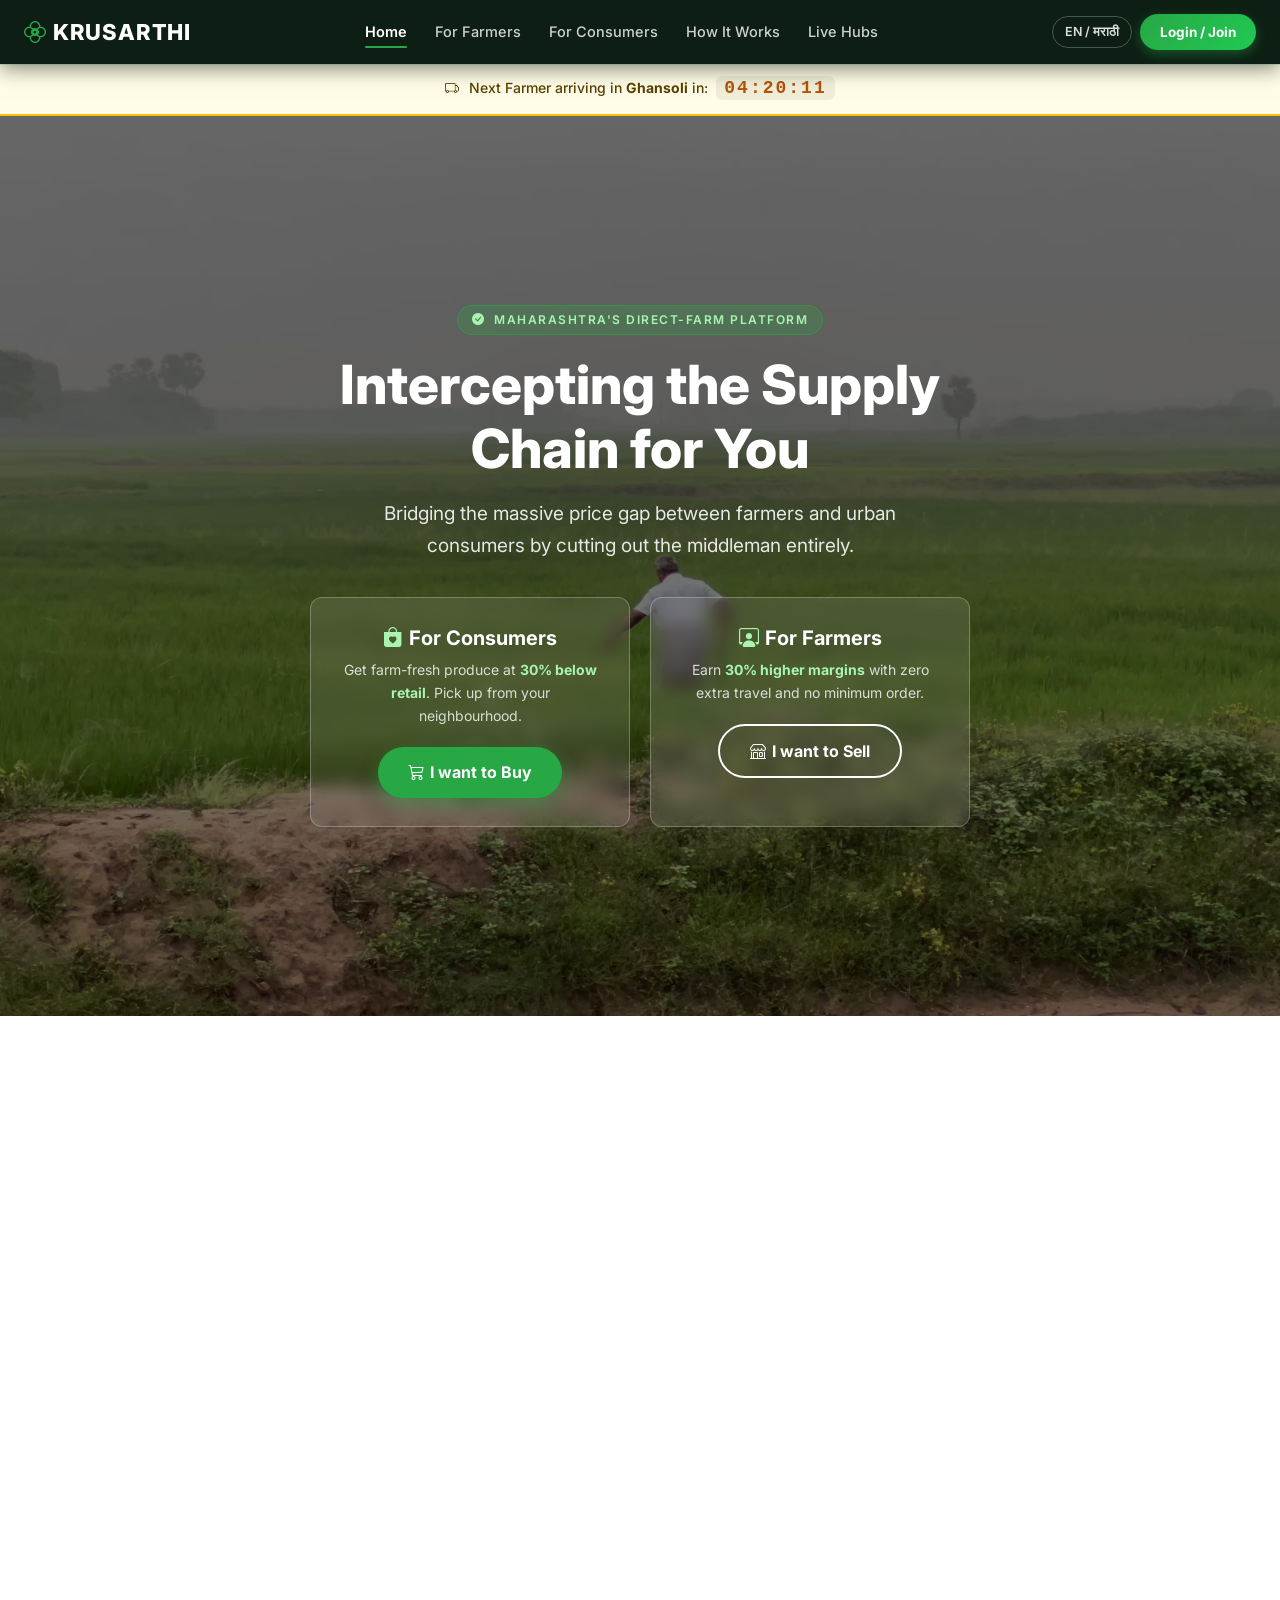
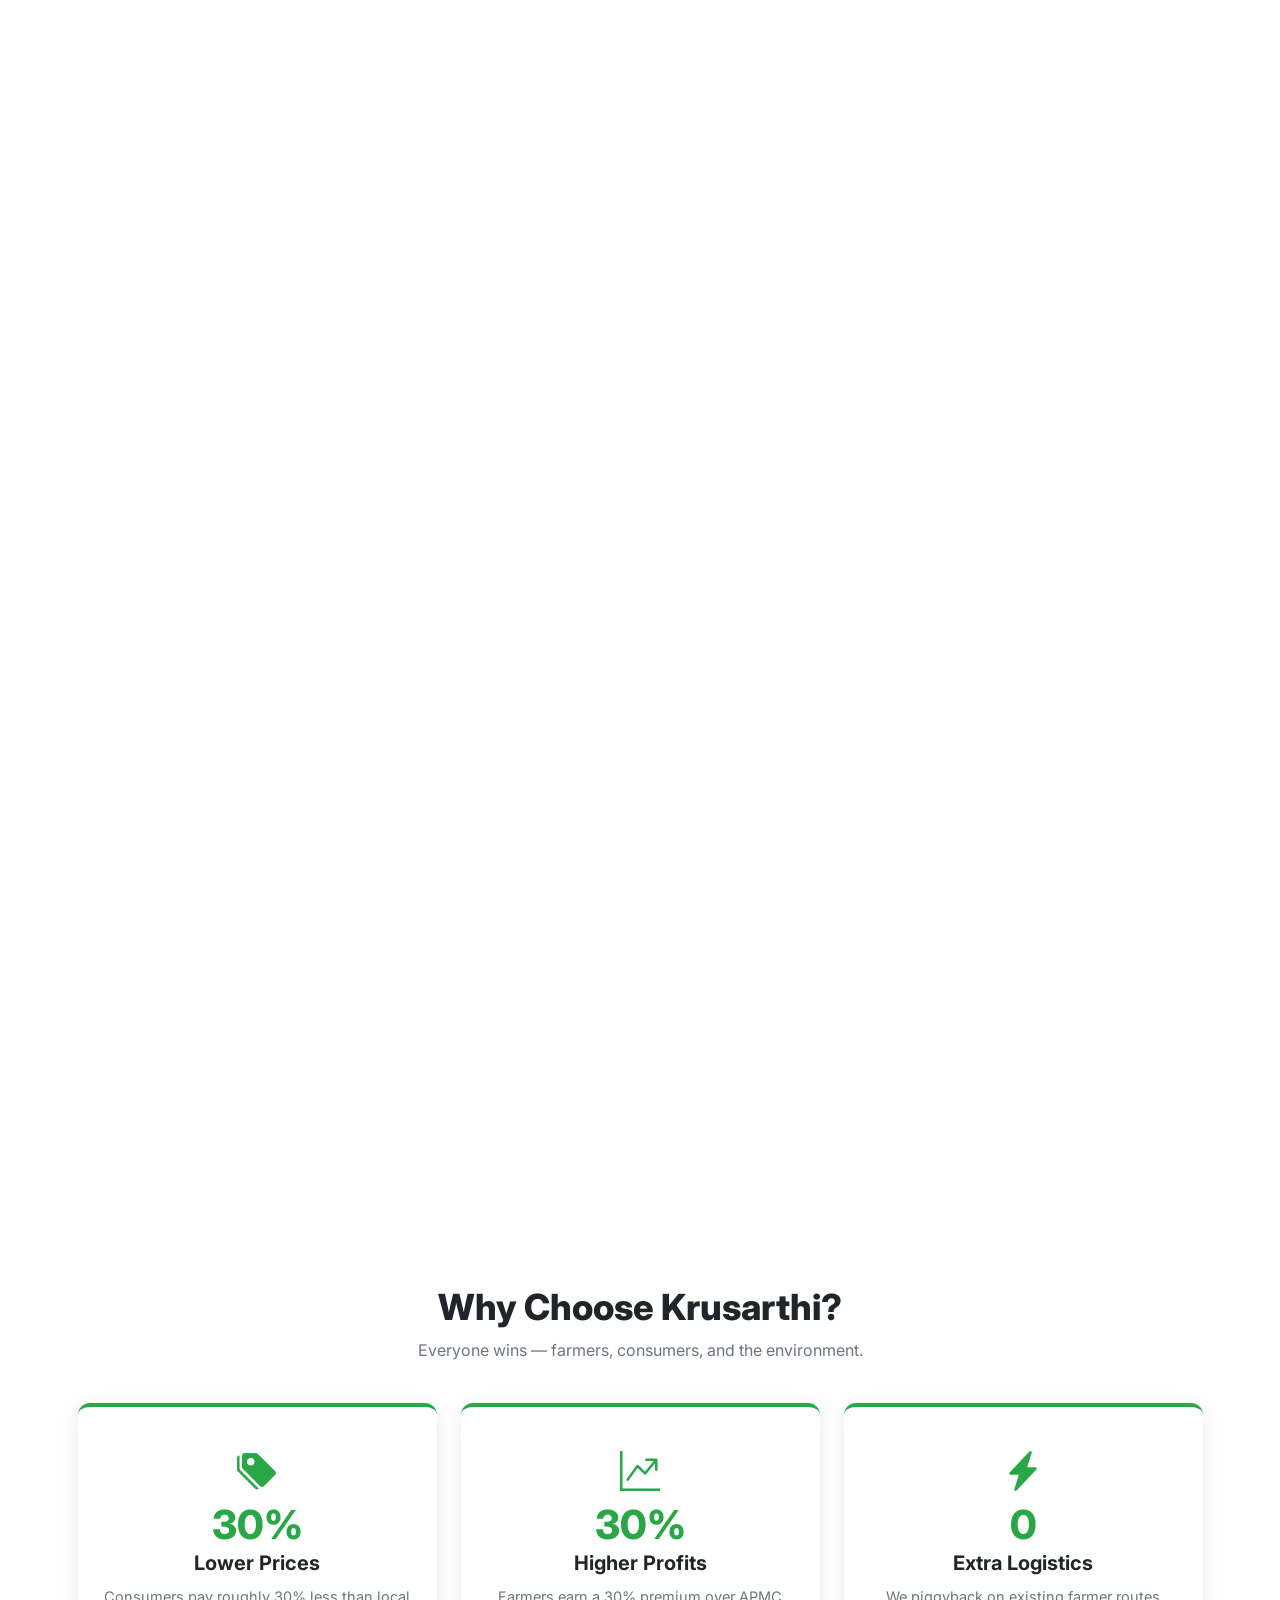
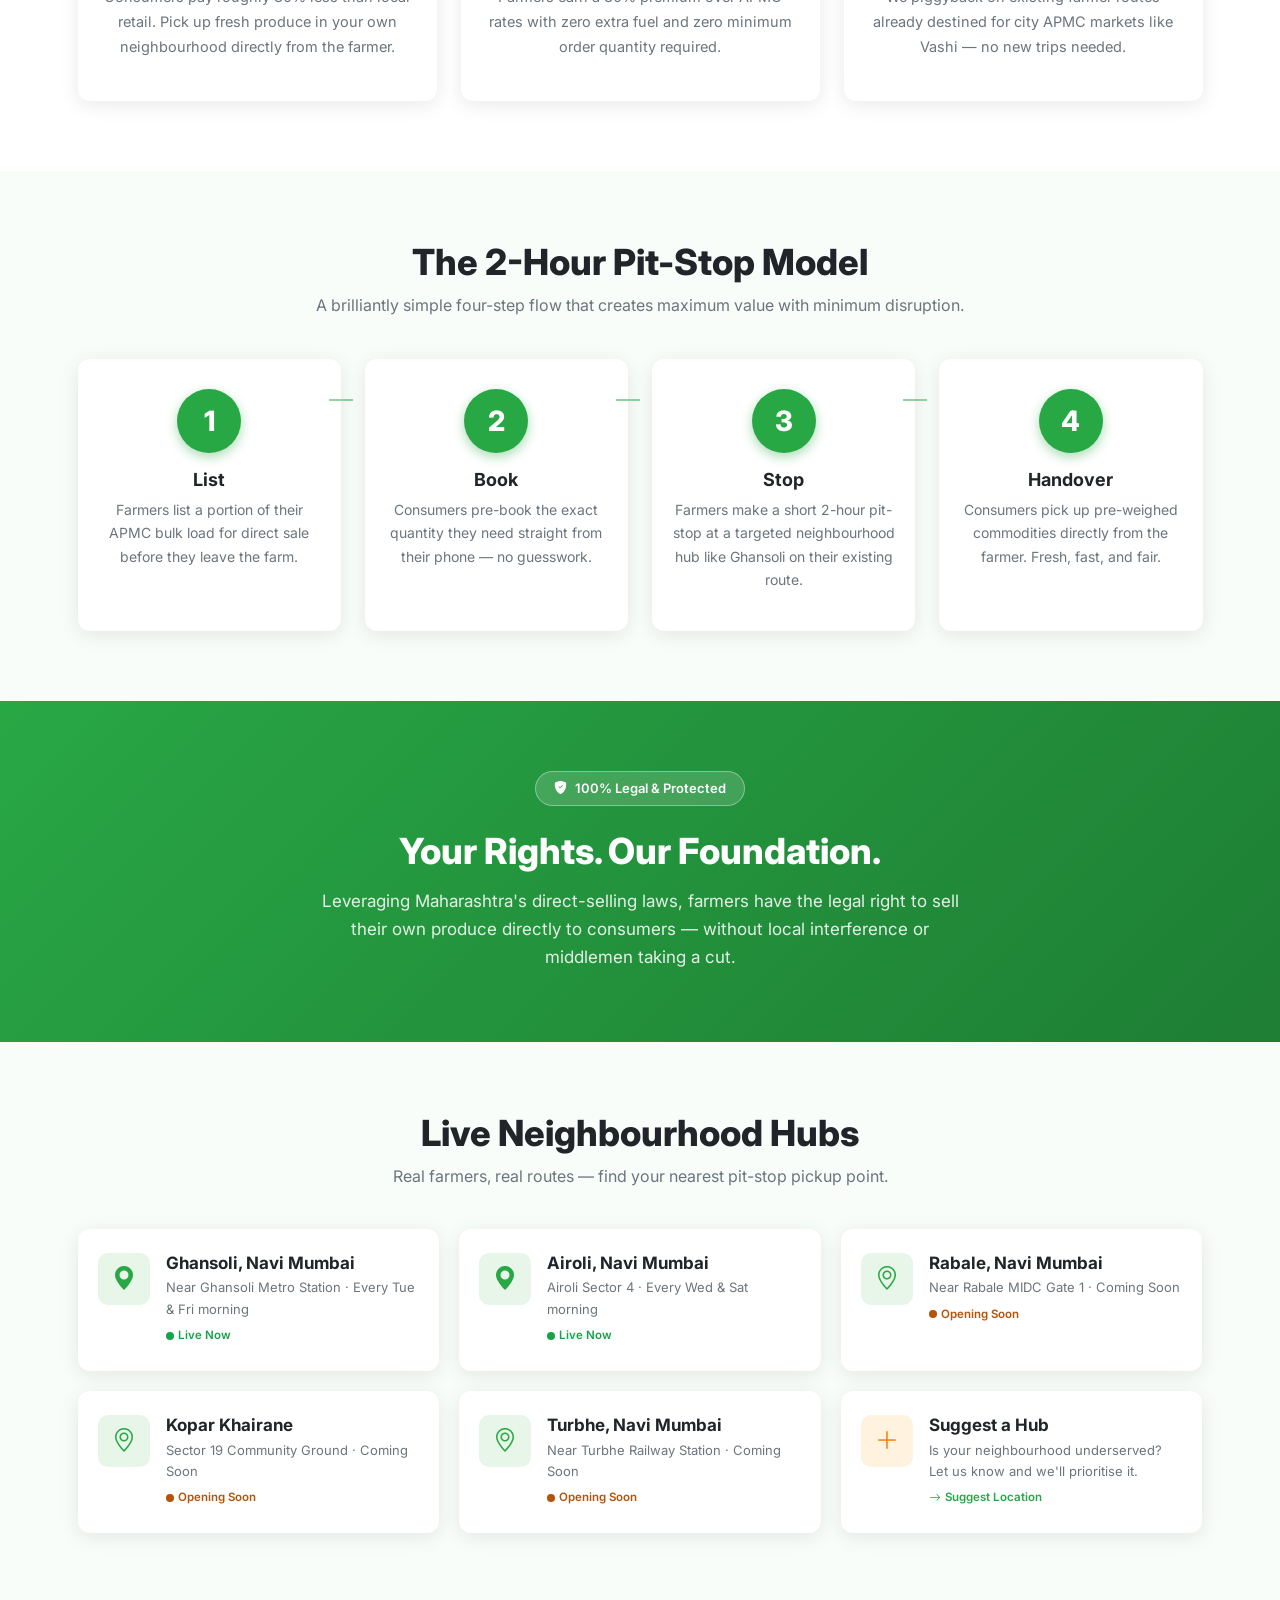
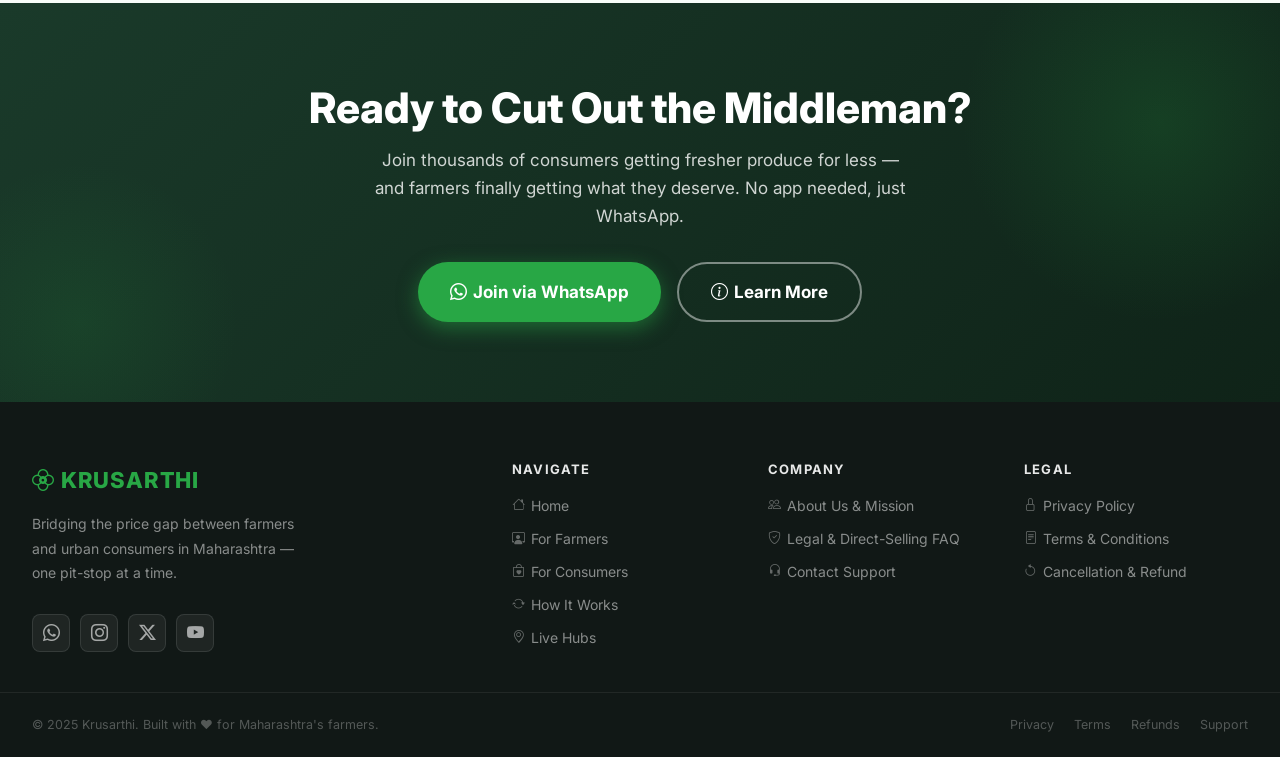
<file: index.html>
<!doctype html>
<html lang="en">
  <head>
    <meta charset="UTF-8" />
    <meta name="viewport" content="width=device-width, initial-scale=1.0" />
    <title>Krusarthi – Direct from Farm, On the Way to APMC</title>
    <meta
      name="description"
      content="Krusarthi bridges the price gap between farmers and urban consumers by intercepting the traditional supply chain. Get farm-fresh produce 30% cheaper. Farmers earn 30% more."
    />

    <!-- Google Fonts: Inter -->
    <link rel="preconnect" href="https://fonts.googleapis.com" />
    <link rel="preconnect" href="https://fonts.gstatic.com" crossorigin />
    <link
      href="https://fonts.googleapis.com/css2?family=Inter:wght@400;500;600;700;800&display=swap"
      rel="stylesheet"
    />

    <!-- Bootstrap 5 CSS -->
    <link
      href="https://cdn.jsdelivr.net/npm/bootstrap@5.3.3/dist/css/bootstrap.min.css"
      rel="stylesheet"
    />

    <!-- Bootstrap Icons -->
    <link
      href="https://cdn.jsdelivr.net/npm/bootstrap-icons@1.11.3/font/bootstrap-icons.min.css"
      rel="stylesheet"
    />

    <!-- Shared site CSS -->
    <link rel="stylesheet" href="static/css/krusarthi.css" />

    <style>
      /* Hero scroll animation — index.html only */
      #hero-sentinel {
        position: relative;
        height: 300vh;
      }
      #hero {
        position: sticky;
        top: 0;
        height: 100vh;
        overflow: hidden;
        display: flex;
        align-items: center;
        justify-content: center;
      }
      #hero-fallback {
        position: absolute;
        inset: 0;
        width: 100%;
        height: 100%;
        object-fit: cover;
        transition: opacity 0.6s ease;
      }
      #hero-canvas {
        position: absolute;
        inset: 0;
        width: 100%;
        height: 100%;
      }
      #hero-overlay {
        position: absolute;
        inset: 0;
        background: rgba(0, 0, 0, 0.55);
      }
      .hero-inner {
        position: relative;
        z-index: 1;
        max-width: 76rem;
        margin: 0 auto;
        text-align: center;
        padding: 0 2rem;
        transition: opacity 0.3s ease;
      }
      .hero-badge {
        display: inline-block;
        background: rgba(40, 167, 69, 0.25);
        border: 0.1rem solid rgba(40, 167, 69, 0.6);
        color: #a8f5b2;
        font-size: 1.2rem;
        font-weight: 600;
        letter-spacing: 0.15rem;
        text-transform: uppercase;
        padding: 0.4rem 1.4rem;
        border-radius: 10rem;
        margin-bottom: 1.8rem;
      }
      #hero h1 {
        color: #ffffff;
        font-size: clamp(3rem, 6vw, 5.4rem);
        font-weight: 800;
        margin-bottom: 1.6rem;
      }
      .hero-inner > p {
        color: rgba(255, 255, 255, 0.88);
        font-size: clamp(1.5rem, 2.4vw, 1.9rem);
        max-width: 56rem;
        margin: 0 auto 3.6rem;
      }
    </style>
  </head>
  <body>
    <!-- ===================== HEADER / NAV ===================== -->
    <header id="site-header">
      <nav>
        <a class="logo" href="#"> <i class="bi bi-flower2"></i>KRUSARTHI </a>

        <!-- Desktop Nav Links -->
        <ul class="nav-links">
          <li><a href="#" class="active">Home</a></li>
          <li><a href="farmer.html">For Farmers</a></li>
          <li><a href="consumer.html">For Consumers</a></li>
          <li><a href="#how-it-works-overview">How It Works</a></li>
          <li><a href="#live-hubs">Live Hubs</a></li>
        </ul>

        <!-- Right-side actions -->
        <div class="nav-right">
          <button class="btn-lang" id="lang-toggle">EN / मराठी</button>
          <button class="btn-login">Login / Join</button>
          <!-- Hamburger -->
          <button class="nav-hamburger" id="hamburger" aria-label="Open menu">
            <span></span><span></span><span></span>
          </button>
        </div>
      </nav>

      <!-- Mobile Drawer -->
      <div class="nav-mobile-drawer" id="mobile-drawer">
        <ul>
          <li><a href="#">🏠 Home</a></li>
          <li><a href="farmer.html">🌾 For Farmers</a></li>
          <li><a href="consumer.html">🛒 For Consumers</a></li>
          <li><a href="#how-it-works-overview">⚙️ How It Works</a></li>
          <li><a href="#live-hubs">📍 Live Hubs</a></li>
        </ul>
        <div class="drawer-actions">
          <button class="btn-lang" id="lang-toggle-mob">EN / मराठी</button>
          <button class="btn-login">Login / Join</button>
        </div>
      </div>
    </header>

    <main>
      <!-- ===================== LIVE TICKER ===================== -->
      <section id="live-ticker">
        <p>
          <i class="bi bi-truck" style="margin-right: 0.6rem"></i>
          Next Farmer arriving in <strong>Ghansoli</strong> in:&nbsp;
          <span id="timer">04:20:15</span>
        </p>
      </section>

      <!-- ===================== HERO (scroll-driven image sequence) ===================== -->
      <!-- Sentinel: 300vh — makes hero sticky across ~3 sections of scroll -->
      <div id="hero-sentinel">
        <section id="hero">
          <!-- Fallback: frame-001 shown immediately (slow connection / no-JS) -->
          <img
            id="hero-fallback"
            src="static/images/hero-img-seq/ezgif-frame-001.jpg"
            alt="Farmer loading truck"
          />
          <!-- Canvas: drawn by JS scroll scrubber -->
          <canvas id="hero-canvas"></canvas>
          <!-- Dark overlay -->
          <div id="hero-overlay"></div>
          <!-- Hero content -->
          <div class="hero-inner" id="hero-content">
            <span class="hero-badge">
              <i
                class="bi bi-check-circle-fill"
                style="margin-right: 0.4rem; color: #a8f5b2"
              ></i>
              Maharashtra's Direct-Farm Platform
            </span>
            <h1>Intercepting the Supply Chain&nbsp;for You</h1>
            <p>
              Bridging the massive price gap between farmers and urban consumers
              by cutting out the middleman entirely.
            </p>
            <div class="dual-cta">
              <div class="cta-card consumer-entry">
                <h2>
                  <i
                    class="bi bi-bag-heart-fill"
                    style="margin-right: 0.6rem; color: #a8f5b2"
                  ></i
                  >For Consumers
                </h2>
                <p>
                  Get farm-fresh produce at
                  <strong style="color: #a8f5b2">30% below retail</strong>. Pick
                  up from your neighbourhood.
                </p>
                <button class="btn-consumer" id="btn-buy">
                  <i class="bi bi-cart3" style="margin-right: 0.6rem"></i>I want
                  to Buy
                </button>
              </div>
              <div class="cta-card farmer-entry">
                <h2>
                  <i
                    class="bi bi-person-workspace"
                    style="margin-right: 0.6rem; color: #a8f5b2"
                  ></i
                  >For Farmers
                </h2>
                <p>
                  Earn
                  <strong style="color: #a8f5b2">30% higher margins</strong>
                  with zero extra travel and no minimum order.
                </p>
                <button class="btn-farmer" id="btn-sell">
                  <i class="bi bi-shop" style="margin-right: 0.6rem"></i>I want
                  to Sell
                </button>
              </div>
            </div>
          </div>
        </section>
      </div>
      <!-- /#hero-sentinel -->

      <!-- ===================== VALUE PROPOSITION ===================== -->
      <section id="value-prop" id="about">
        <div class="container-xl">
          <h2 class="section-title reveal">Why Choose Krusarthi?</h2>
          <p class="section-subtitle reveal">
            Everyone wins — farmers, consumers, and the environment.
          </p>

          <div class="features-grid">
            <article class="feature-card reveal">
              <i class="bi bi-tags-fill feature-icon"></i>
              <span class="highlight-stat">30%</span>
              <h3>Lower Prices</h3>
              <p>
                Consumers pay roughly 30% less than local retail. Pick up fresh
                produce in your own neighbourhood directly from the farmer.
              </p>
            </article>

            <article class="feature-card reveal">
              <i class="bi bi-graph-up-arrow feature-icon"></i>
              <span class="highlight-stat">30%</span>
              <h3>Higher Profits</h3>
              <p>
                Farmers earn a 30% premium over APMC rates with zero extra fuel
                and zero minimum order quantity required.
              </p>
            </article>

            <article class="feature-card reveal">
              <i class="bi bi-lightning-charge-fill feature-icon"></i>
              <span class="highlight-stat">0</span>
              <h3>Extra Logistics</h3>
              <p>
                We piggyback on existing farmer routes already destined for city
                APMC markets like Vashi — no new trips needed.
              </p>
            </article>
          </div>
        </div>
      </section>

      <!-- ===================== HOW IT WORKS ===================== -->
      <section id="how-it-works-overview">
        <div class="container-xl">
          <h2 class="section-title reveal">The 2-Hour Pit-Stop Model</h2>
          <p class="section-subtitle reveal">
            A brilliantly simple four-step flow that creates maximum value with
            minimum disruption.
          </p>

          <div class="steps-grid">
            <div class="step-card reveal">
              <div class="step-number">1</div>
              <h3>List</h3>
              <p>
                Farmers list a portion of their APMC bulk load for direct sale
                before they leave the farm.
              </p>
            </div>

            <div class="step-card reveal">
              <div class="step-number">2</div>
              <h3>Book</h3>
              <p>
                Consumers pre-book the exact quantity they need straight from
                their phone — no guesswork.
              </p>
            </div>

            <div class="step-card reveal">
              <div class="step-number">3</div>
              <h3>Stop</h3>
              <p>
                Farmers make a short 2-hour pit-stop at a targeted neighbourhood
                hub like Ghansoli on their existing route.
              </p>
            </div>

            <div class="step-card reveal">
              <div class="step-number">4</div>
              <h3>Handover</h3>
              <p>
                Consumers pick up pre-weighed commodities directly from the
                farmer. Fresh, fast, and fair.
              </p>
            </div>
          </div>
        </div>
      </section>

      <!--  TRUST SHIELD  -->
      <section id="trust-shield">
        <span class="trust-badge">
          <i class="bi bi-shield-fill-check"></i>
          100% Legal &amp; Protected
        </span>
        <h2>Your Rights. Our Foundation.</h2>
        <p>
          Leveraging Maharashtra's direct-selling laws, farmers have the legal
          right to sell their own produce directly to consumers — without local
          interference or middlemen taking a cut.
        </p>
      </section>

      <!-- ===================== LIVE HUBS ===================== -->
      <section id="live-hubs">
        <div class="container-xl">
          <h2 class="section-title reveal">Live Neighbourhood Hubs</h2>
          <p class="section-subtitle reveal">
            Real farmers, real routes — find your nearest pit-stop pickup point.
          </p>

          <div class="hubs-grid">
            <div class="hub-card reveal">
              <div class="hub-icon"><i class="bi bi-geo-alt-fill"></i></div>
              <div>
                <h3>Ghansoli, Navi Mumbai</h3>
                <p>Near Ghansoli Metro Station · Every Tue &amp; Fri morning</p>
                <span class="hub-status live"
                  ><span class="hub-status-dot"></span> Live Now</span
                >
              </div>
            </div>

            <div class="hub-card reveal">
              <div class="hub-icon"><i class="bi bi-geo-alt-fill"></i></div>
              <div>
                <h3>Airoli, Navi Mumbai</h3>
                <p>Airoli Sector 4 · Every Wed &amp; Sat morning</p>
                <span class="hub-status live"
                  ><span class="hub-status-dot"></span> Live Now</span
                >
              </div>
            </div>

            <div class="hub-card reveal">
              <div class="hub-icon"><i class="bi bi-geo-alt"></i></div>
              <div>
                <h3>Rabale, Navi Mumbai</h3>
                <p>Near Rabale MIDC Gate 1 · Coming Soon</p>
                <span class="hub-status soon"
                  ><span class="hub-status-dot"></span> Opening Soon</span
                >
              </div>
            </div>

            <div class="hub-card reveal">
              <div class="hub-icon"><i class="bi bi-geo-alt"></i></div>
              <div>
                <h3>Kopar Khairane</h3>
                <p>Sector 19 Community Ground · Coming Soon</p>
                <span class="hub-status soon"
                  ><span class="hub-status-dot"></span> Opening Soon</span
                >
              </div>
            </div>

            <div class="hub-card reveal">
              <div class="hub-icon"><i class="bi bi-geo-alt"></i></div>
              <div>
                <h3>Turbhe, Navi Mumbai</h3>
                <p>Near Turbhe Railway Station · Coming Soon</p>
                <span class="hub-status soon"
                  ><span class="hub-status-dot"></span> Opening Soon</span
                >
              </div>
            </div>

            <div class="hub-card reveal">
              <div class="hub-icon" style="background: #fff3e0; color: #f57c00">
                <i class="bi bi-plus-lg"></i>
              </div>
              <div>
                <h3>Suggest a Hub</h3>
                <p>
                  Is your neighbourhood underserved? Let us know and we'll
                  prioritise it.
                </p>
                <span
                  class="hub-status soon"
                  style="color: var(--color-primary)"
                  ><i class="bi bi-arrow-right"></i> Suggest Location</span
                >
              </div>
            </div>
          </div>
        </div>
      </section>

      <!-- ===================== GET STARTED CTA ===================== -->
      <section id="get-started">
        <h2 class="reveal">Ready to Cut Out the Middleman?</h2>
        <p class="reveal">
          Join thousands of consumers getting fresher produce for less — and
          farmers finally getting what they deserve. No app needed, just
          WhatsApp.
        </p>
        <div class="cta-actions reveal">
          <button class="btn-cta-primary">
            <i class="bi bi-whatsapp" style="margin-right: 0.6rem"></i>Join via
            WhatsApp
          </button>
          <button class="btn-cta-outline">
            <i class="bi bi-info-circle" style="margin-right: 0.6rem"></i>Learn
            More
          </button>
        </div>
      </section>
    </main>

    <!-- ===================== FOOTER ===================== -->
    <footer>
      <div class="footer-main">
        <!-- Brand column -->
        <div class="footer-brand">
          <span class="footer-logo">
            <i class="bi bi-flower2"></i>KRUSARTHI
          </span>
          <p class="footer-desc">
            Bridging the price gap between farmers and urban consumers in
            Maharashtra — one pit-stop at a time.
          </p>
          <div class="footer-social">
            <a href="#" aria-label="WhatsApp"><i class="bi bi-whatsapp"></i></a>
            <a href="#" aria-label="Instagram"
              ><i class="bi bi-instagram"></i
            ></a>
            <a href="#" aria-label="Twitter / X"
              ><i class="bi bi-twitter-x"></i
            ></a>
            <a href="#" aria-label="YouTube"><i class="bi bi-youtube"></i></a>
          </div>
        </div>

        <!-- Column: Navigate -->
        <div class="footer-col">
          <h4>Navigate</h4>
          <ul>
            <li>
              <a href="#"><i class="bi bi-house"></i>Home</a>
            </li>
            <li>
              <a href="farmer.html"
                ><i class="bi bi-person-workspace"></i>For Farmers</a
              >
            </li>
            <li>
              <a href="consumer.html"
                ><i class="bi bi-bag-heart"></i>For Consumers</a
              >
            </li>
            <li>
              <a href="#how-it-works-overview"
                ><i class="bi bi-arrow-repeat"></i>How It Works</a
              >
            </li>
            <li>
              <a href="#live-hubs"><i class="bi bi-geo-alt"></i>Live Hubs</a>
            </li>
          </ul>
        </div>

        <!-- Column: Company -->
        <div class="footer-col">
          <h4>Company</h4>
          <ul>
            <li>
              <a href="about.html"
                ><i class="bi bi-people"></i>About Us &amp; Mission</a
              >
            </li>
            <li>
              <a href="legal-faq.html"
                ><i class="bi bi-shield-check"></i>Legal &amp; Direct-Selling
                FAQ</a
              >
            </li>
            <li>
              <a href="contact.html"
                ><i class="bi bi-headset"></i>Contact Support</a
              >
            </li>
          </ul>
        </div>

        <!-- Column: Legal -->
        <div class="footer-col">
          <h4>Legal</h4>
          <ul>
            <li>
              <a href="privacy.html"
                ><i class="bi bi-lock"></i>Privacy Policy</a
              >
            </li>
            <li>
              <a href="terms.html"
                ><i class="bi bi-file-text"></i>Terms &amp; Conditions</a
              >
            </li>
            <li>
              <a href="refund.html"
                ><i class="bi bi-arrow-counterclockwise"></i>Cancellation &amp;
                Refund</a
              >
            </li>
          </ul>
        </div>
      </div>

      <!-- Bottom bar -->
      <div class="footer-bottom">
        <p>&copy; 2025 Krusarthi. Built with ❤️ for Maharashtra's farmers.</p>
        <div class="footer-bottom-links">
          <a href="privacy.html">Privacy</a>
          <a href="terms.html">Terms</a>
          <a href="refund.html">Refunds</a>
          <a href="contact.html">Support</a>
        </div>
      </div>
    </footer>

    <!-- Bootstrap 5 JS -->
    <script src="https://cdn.jsdelivr.net/npm/bootstrap@5.3.3/dist/js/bootstrap.bundle.min.js"></script>

    <script>
      /* ============================================
           LIVE COUNTDOWN TIMER
        ============================================ */
      (function () {
        const timerEl = document.getElementById("timer");
        let totalSeconds = 4 * 3600 + 20 * 60 + 15;

        function pad(n) {
          return String(n).padStart(2, "0");
        }

        function tick() {
          if (totalSeconds <= 0) {
            timerEl.textContent = "00:00:00";
            return;
          }
          totalSeconds--;
          const h = Math.floor(totalSeconds / 3600);
          const m = Math.floor((totalSeconds % 3600) / 60);
          const s = totalSeconds % 60;
          timerEl.textContent = `${pad(h)}:${pad(m)}:${pad(s)}`;
        }

        setInterval(tick, 1000);
      })();

      /* ============================================
           SCROLL REVEAL ANIMATION
        ============================================ */
      (function () {
        const revealEls = document.querySelectorAll(".reveal");

        const observer = new IntersectionObserver(
          (entries) => {
            entries.forEach((entry, i) => {
              if (entry.isIntersecting) {
                // stagger siblings inside the same parent
                const siblings =
                  entry.target.parentElement.querySelectorAll(".reveal");
                siblings.forEach((el, idx) => {
                  setTimeout(() => el.classList.add("visible"), idx * 100);
                });
                observer.unobserve(entry.target);
              }
            });
          },
          { threshold: 0.12 },
        );

        revealEls.forEach((el) => observer.observe(el));
      })();

      /* ============================================
           LANGUAGE TOGGLE (STUB)
        ============================================ */
      document
        .getElementById("lang-toggle")
        .addEventListener("click", function () {
          alert("Language switching coming soon! / भाषा बदलणे लवकरच येत आहे!");
        });

      /* ============================================
           HAMBURGER MENU TOGGLE
        ============================================ */
      (function () {
        const hamburger = document.getElementById("hamburger");
        const drawer = document.getElementById("mobile-drawer");
        const langMob = document.getElementById("lang-toggle-mob");

        hamburger.addEventListener("click", () => {
          const isOpen = drawer.classList.toggle("open");
          hamburger.classList.toggle("open", isOpen);
          hamburger.setAttribute("aria-expanded", isOpen);
        });

        // Close drawer on link click
        drawer.querySelectorAll("a").forEach((link) => {
          link.addEventListener("click", () => {
            drawer.classList.remove("open");
            hamburger.classList.remove("open");
          });
        });

        // Language toggle inside drawer
        if (langMob) {
          langMob.addEventListener("click", () => {
            alert(
              "Language switching coming soon! / भाषा बदलणे लवकरच येत आहे!",
            );
          });
        }
      })();

      /* ============================================
           HERO IMAGE SEQUENCE (SCROLL SCRUBBING)
        ============================================ */
      class HeroSequence {
        constructor() {
          this.sentinel = document.getElementById("hero-sentinel");
          this.canvas = document.getElementById("hero-canvas");
          this.fallback = document.getElementById("hero-fallback");
          this.content = document.getElementById("hero-content");
          this.overlay = document.getElementById("hero-overlay");

          if (!this.sentinel || !this.canvas) return;

          this.ctx = this.canvas.getContext("2d");
          this.frameCount = 183;
          this.images = [];
          this.loadedImages = 0;
          this.currentFrame = -1;

          // Track viewport size to set canvas dimensions
          this.width = window.innerWidth;
          this.height = window.innerHeight;
          this.setCanvasSize();

          window.addEventListener("resize", () => {
            this.width = window.innerWidth;
            this.height = window.innerHeight;
            this.setCanvasSize();
            this.render(Math.max(0, this.currentFrame));
          });

          this.preloadImages();
          this.bindScroll();
        }

        setCanvasSize() {
          this.canvas.width = this.width;
          this.canvas.height = this.height;
        }

        zeroPad(num, places) {
          return String(num).padStart(places, "0");
        }

        preloadImages() {
          // Eagerly preload first frame to hide fallback ASAP
          for (let i = 1; i <= this.frameCount; i++) {
            const img = new Image();
            img.src = `static/images/hero-img-seq/ezgif-frame-${this.zeroPad(i, 3)}.jpg`;

            img.onload = () => {
              this.loadedImages++;
              if (i === 1) {
                // First frame loaded, hide fallback and draw
                if (this.fallback) this.fallback.style.opacity = "0";
                this.render(0);
              }
            };
            this.images.push(img);
          }
        }

        bindScroll() {
          let ticking = false;
          window.addEventListener(
            "scroll",
            () => {
              if (!ticking) {
                window.requestAnimationFrame(() => {
                  this.updateFrames();
                  ticking = false;
                });
                ticking = true;
              }
            },
            { passive: true },
          );

          // Initial paint
          this.updateFrames();
        }

        updateFrames() {
          const rect = this.sentinel.getBoundingClientRect();
          const viewportHeight = window.innerHeight;

          // Progress starts at 0 (top of sentinel hits top of viewport)
          // and ends at 1 (bottom of sentinel hits bottom of viewport)
          // Sentinel is 300vh, so scroll span is 200vh
          const scrollSpan = rect.height - viewportHeight;
          let progress = -rect.top / scrollSpan;

          progress = Math.max(0, Math.min(1, progress));

          // Map progress (0 -> 1) to frame index (0 -> 182)
          const targetFrame = Math.min(
            this.frameCount - 1,
            Math.floor(progress * this.frameCount),
          );

          if (targetFrame !== this.currentFrame) {
            this.render(targetFrame);
            this.currentFrame = targetFrame;
          }

          // Opacity fading for overlay and text
          // Fade out text overlay gradually as we scroll down
          if (progress > 0) {
            const textOpacity = Math.max(0, 1 - progress * 2.5);
            const overlayOpacity = 0.55 * Math.max(0.3, 1 - progress * 2.5);

            this.content.style.opacity = textOpacity;
            this.overlay.style.backgroundColor = `rgba(0,0,0,${overlayOpacity})`;
          } else {
            this.content.style.opacity = 1;
            this.overlay.style.backgroundColor = "rgba(0,0,0,0.55)";
          }
        }

        render(index) {
          if (
            index < 0 ||
            index >= this.images.length ||
            !this.images[index].complete
          )
            return;

          const img = this.images[index];

          // Object Fit: Cover simulation for Canvas
          const imgAspect = img.width / img.height;
          const canvasAspect = this.width / this.height;

          let drawWidth,
            drawHeight,
            offsetX = 0,
            offsetY = 0;

          if (imgAspect > canvasAspect) {
            // Image is wider than canvas
            drawHeight = this.height;
            drawWidth = img.width * (this.height / img.height);
            offsetX = (this.width - drawWidth) / 2;
          } else {
            // Image is taller than canvas
            drawWidth = this.width;
            drawHeight = img.height * (this.width / img.width);
            offsetY = (this.height - drawHeight) / 2;
          }

          this.ctx.clearRect(0, 0, this.width, this.height);
          this.ctx.drawImage(img, offsetX, offsetY, drawWidth, drawHeight);
        }
      }

      // Initialize sequence on DOM load
      document.addEventListener("DOMContentLoaded", () => {
        new HeroSequence();
      });
    </script>
  </body>
</html>
</file>
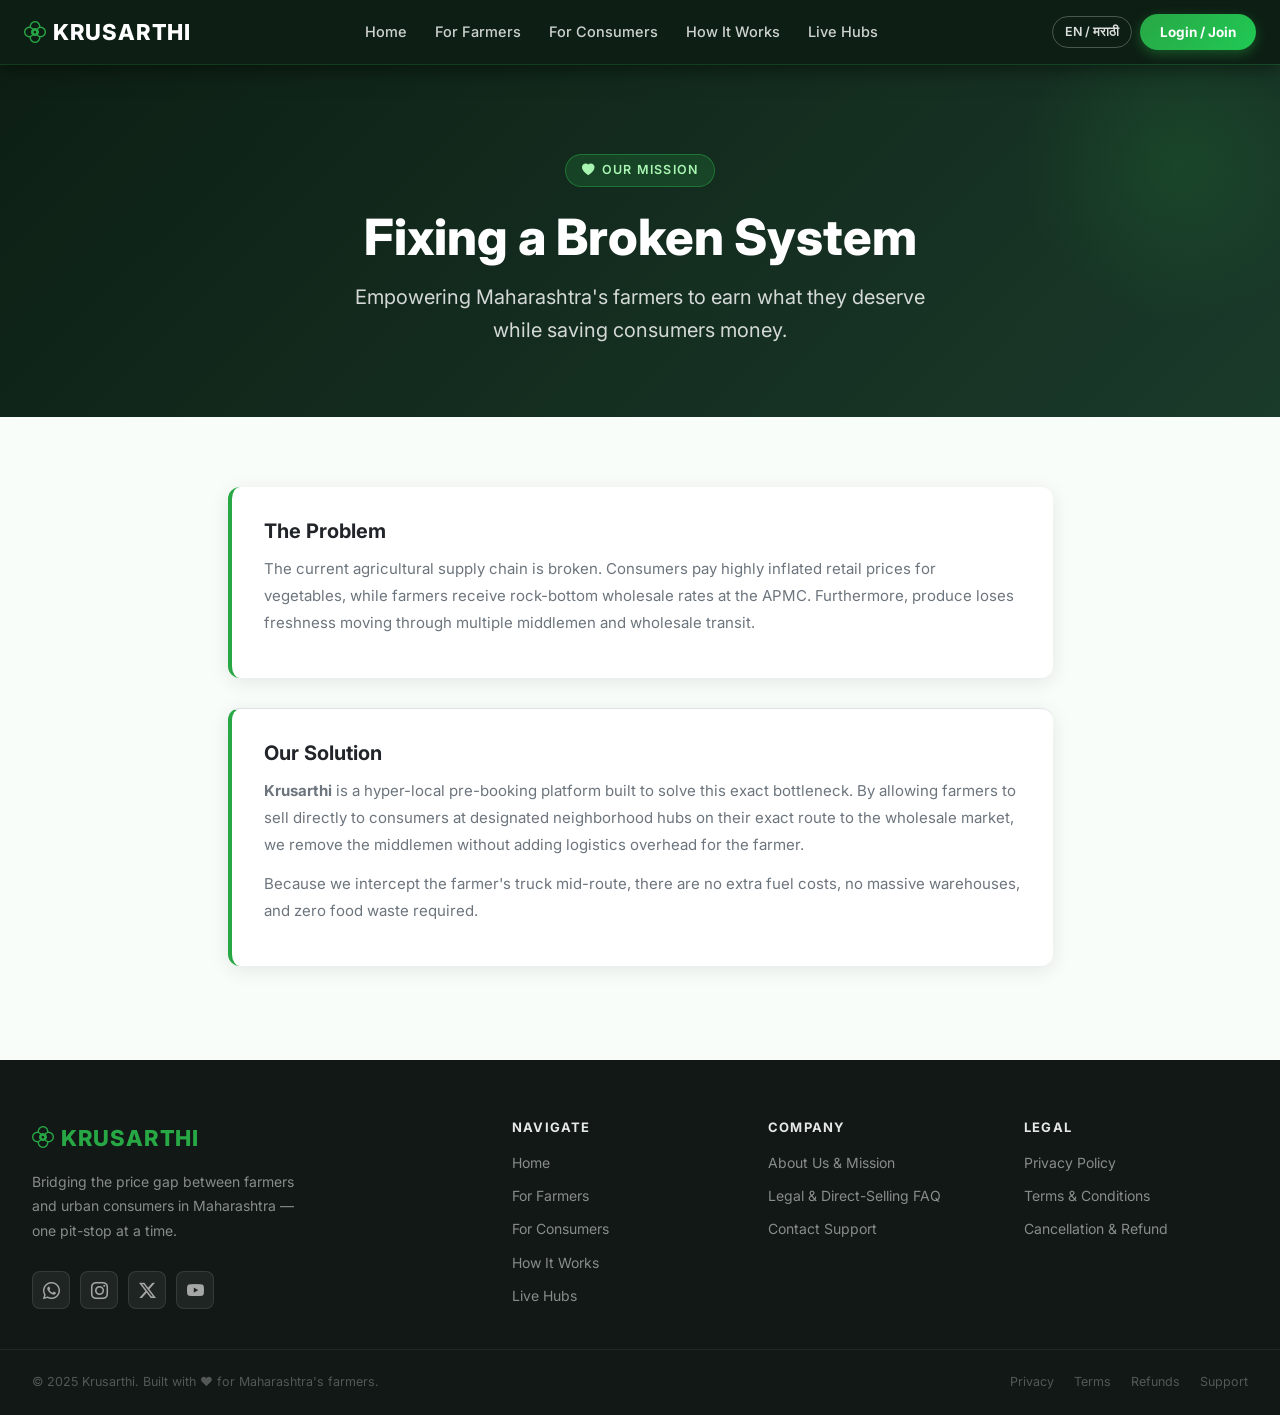
<file: about.html>
<!DOCTYPE html>
<html lang="en">
<head>
    <meta charset="UTF-8">
    <meta name="viewport" content="width=device-width, initial-scale=1.0">
    <title>Our Mission | Krusarthi</title>
    <link href="https://fonts.googleapis.com/css2?family=Inter:wght@400;500;600;700;800&display=swap" rel="stylesheet">
    <link href="https://cdn.jsdelivr.net/npm/bootstrap@5.3.3/dist/css/bootstrap.min.css" rel="stylesheet">
    <link href="https://cdn.jsdelivr.net/npm/bootstrap-icons@1.11.3/font/bootstrap-icons.min.css" rel="stylesheet">
    <link rel="stylesheet" href="static/css/krusarthi.css">
</head>
<body>

    <!-- HEADER / NAV -->
    <header id="site-header">
        <nav>
            <a class="logo" href="index.html">
                <i class="bi bi-flower2"></i>KRUSARTHI
            </a>
            <ul class="nav-links">
                <li><a href="index.html">Home</a></li>
                <li><a href="farmer.html">For Farmers</a></li>
                <li><a href="consumer.html">For Consumers</a></li>
                <li><a href="how-it-works.html">How It Works</a></li>
                <li><a href="live-hubs.html">Live Hubs</a></li>
            </ul>
            <div class="nav-right">
                <button class="btn-lang" id="lang-toggle">EN / मराठी</button>
                <button class="btn-login">Login / Join</button>
                <button class="nav-hamburger" id="hamburger" aria-label="Open menu">
                    <span></span><span></span><span></span>
                </button>
            </div>
        </nav>
        <div class="nav-mobile-drawer" id="mobile-drawer">
            <ul>
                <li><a href="index.html">🏠 Home</a></li>
                <li><a href="farmer.html">🌾 For Farmers</a></li>
                <li><a href="consumer.html">🛒 For Consumers</a></li>
                <li><a href="how-it-works.html">⚙️ How It Works</a></li>
                <li><a href="live-hubs.html">📍 Live Hubs</a></li>
            </ul>
            <div class="drawer-actions">
                <button class="btn-lang" id="lang-toggle-mob">EN / मराठी</button>
                <button class="btn-login">Login / Join</button>
            </div>
        </div>
    </header>

    <main>
        <!-- PAGE HERO -->
        <section class="page-hero">
            <span class="hero-badge"><i class="bi bi-heart-fill"></i> OUR MISSION</span>
            <h1>Fixing a Broken System</h1>
            <p>Empowering Maharashtra's farmers to earn what they deserve while saving consumers money.</p>
        </section>

        <!-- CONTENT -->
        <section class="content-section">
            <div class="container-xl" style="max-width: 84rem;">
                <div class="info-card reveal">
                    <h3>The Problem</h3>
                    <p>The current agricultural supply chain is broken. Consumers pay highly inflated retail prices for vegetables, while farmers receive rock-bottom wholesale rates at the APMC. Furthermore, produce loses freshness moving through multiple middlemen and wholesale transit.</p>
                </div>

                <div class="info-card reveal border-top mt-5">
                    <h3>Our Solution</h3>
                    <p><strong>Krusarthi</strong> is a hyper-local pre-booking platform built to solve this exact bottleneck. By allowing farmers to sell directly to consumers at designated neighborhood hubs on their exact route to the wholesale market, we remove the middlemen without adding logistics overhead for the farmer.</p>
                    <p style="margin-top:1.2rem;">Because we intercept the farmer's truck mid-route, there are no extra fuel costs, no massive warehouses, and zero food waste required.</p>
                </div>
            </div>
        </section>
    </main>

    <!-- FOOTER -->
    <footer>
        <div class="footer-main">
            <div class="footer-brand">
                <span class="footer-logo"><i class="bi bi-flower2"></i>KRUSARTHI</span>
                <p class="footer-desc">Bridging the price gap between farmers and urban consumers in Maharashtra — one pit-stop at a time.</p>
                <div class="footer-social">
                    <a href="#"><i class="bi bi-whatsapp"></i></a>
                    <a href="#"><i class="bi bi-instagram"></i></a>
                    <a href="#"><i class="bi bi-twitter-x"></i></a>
                    <a href="#"><i class="bi bi-youtube"></i></a>
                </div>
            </div>
            <div class="footer-col">
                <h4>Navigate</h4>
                <ul>
                    <li><a href="index.html">Home</a></li>
                    <li><a href="farmer.html">For Farmers</a></li>
                    <li><a href="consumer.html">For Consumers</a></li>
                    <li><a href="how-it-works.html">How It Works</a></li>
                    <li><a href="live-hubs.html">Live Hubs</a></li>
                </ul>
            </div>
            <div class="footer-col">
                <h4>Company</h4>
                <ul>
                    <li><a href="about.html">About Us &amp; Mission</a></li>
                    <li><a href="legal-faq.html">Legal &amp; Direct-Selling FAQ</a></li>
                    <li><a href="contact.html">Contact Support</a></li>
                </ul>
            </div>
            <div class="footer-col">
                <h4>Legal</h4>
                <ul>
                    <li><a href="privacy.html">Privacy Policy</a></li>
                    <li><a href="terms.html">Terms &amp; Conditions</a></li>
                    <li><a href="refund.html">Cancellation &amp; Refund</a></li>
                </ul>
            </div>
        </div>
        <div class="footer-bottom">
            <p>&copy; 2025 Krusarthi. Built with ❤️ for Maharashtra's farmers.</p>
            <div class="footer-bottom-links">
                <a href="privacy.html">Privacy</a>
                <a href="terms.html">Terms</a>
                <a href="refund.html">Refunds</a>
                <a href="contact.html">Support</a>
            </div>
        </div>
    </footer>

    <script>
        const hamburger = document.getElementById('hamburger');
        const drawer    = document.getElementById('mobile-drawer');
        hamburger.addEventListener('click', () => {
            const isOpen = drawer.classList.toggle('open');
            hamburger.classList.toggle('open', isOpen);
        });
        drawer.querySelectorAll('a').forEach(link => {
            link.addEventListener('click', () => {
                drawer.classList.remove('open');
                hamburger.classList.remove('open');
            });
        });
        document.querySelectorAll('.reveal').forEach((el) => {
            const observer = new IntersectionObserver(entries => {
                entries.forEach(e => { if(e.isIntersecting) { e.target.classList.add('visible'); observer.unobserve(e.target); } });
            }, { threshold: 0.1 });
            observer.observe(el);
        });
    </script>
</body>
</html>
</file>
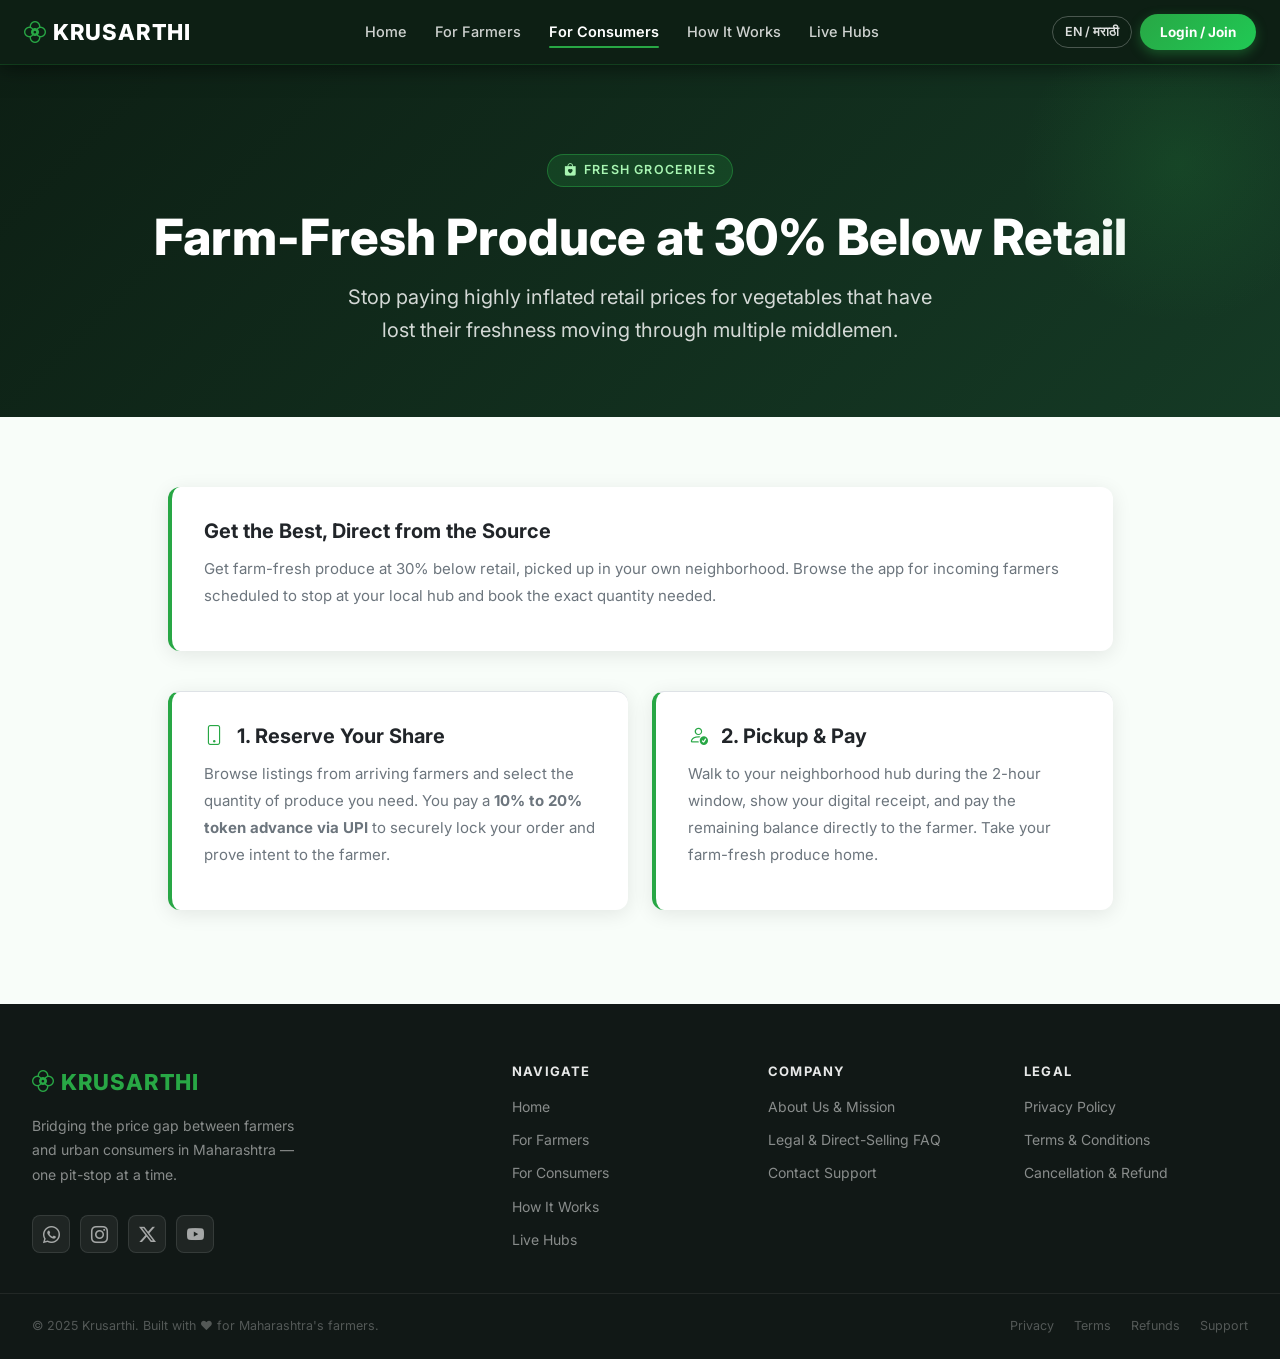
<file: consumer.html>
<!DOCTYPE html>
<html lang="en">
<head>
    <meta charset="UTF-8">
    <meta name="viewport" content="width=device-width, initial-scale=1.0">
    <title>For Consumers | Krusarthi</title>
    <link href="https://fonts.googleapis.com/css2?family=Inter:wght@400;500;600;700;800&display=swap" rel="stylesheet">
    <link href="https://cdn.jsdelivr.net/npm/bootstrap@5.3.3/dist/css/bootstrap.min.css" rel="stylesheet">
    <link href="https://cdn.jsdelivr.net/npm/bootstrap-icons@1.11.3/font/bootstrap-icons.min.css" rel="stylesheet">
    <link rel="stylesheet" href="static/css/krusarthi.css">
</head>
<body>

    <!-- HEADER / NAV -->
    <header id="site-header">
        <nav>
            <a class="logo" href="index.html">
                <i class="bi bi-flower2"></i>KRUSARTHI
            </a>
            <ul class="nav-links">
                <li><a href="index.html">Home</a></li>
                <li><a href="farmer.html">For Farmers</a></li>
                <li><a href="consumer.html" class="active">For Consumers</a></li>
                <li><a href="how-it-works.html">How It Works</a></li>
                <li><a href="live-hubs.html">Live Hubs</a></li>
            </ul>
            <div class="nav-right">
                <button class="btn-lang" id="lang-toggle">EN / मराठी</button>
                <button class="btn-login">Login / Join</button>
                <button class="nav-hamburger" id="hamburger" aria-label="Open menu">
                    <span></span><span></span><span></span>
                </button>
            </div>
        </nav>
        <div class="nav-mobile-drawer" id="mobile-drawer">
            <ul>
                <li><a href="index.html">🏠 Home</a></li>
                <li><a href="farmer.html">🌾 For Farmers</a></li>
                <li><a href="consumer.html">🛒 For Consumers</a></li>
                <li><a href="how-it-works.html">⚙️ How It Works</a></li>
                <li><a href="live-hubs.html">📍 Live Hubs</a></li>
            </ul>
            <div class="drawer-actions">
                <button class="btn-lang" id="lang-toggle-mob">EN / मराठी</button>
                <button class="btn-login">Login / Join</button>
            </div>
        </div>
    </header>

    <main>
        <!-- PAGE HERO -->
        <section class="page-hero" style="background: linear-gradient(135deg, #0d1f14 0%, #153a25 100%);">
            <span class="hero-badge"><i class="bi bi-bag-heart-fill"></i> FRESH GROCERIES</span>
            <h1>Farm-Fresh Produce at 30% Below Retail</h1>
            <p>Stop paying highly inflated retail prices for vegetables that have lost their freshness moving through multiple middlemen.</p>
        </section>

        <!-- CONTENT -->
        <section class="content-section">
            <div class="container-xl">
                <div class="info-card reveal">
                    <h3>Get the Best, Direct from the Source</h3>
                    <p>Get farm-fresh produce at 30% below retail, picked up in your own neighborhood. Browse the app for incoming farmers scheduled to stop at your local hub and book the exact quantity needed.</p>
                </div>

                <div class="two-col reveal">
                    <div class="info-card border-top">
                        <h3><i class="bi bi-phone" style="margin-right:8px; color:var(--color-primary);"></i> 1. Reserve Your Share</h3>
                        <p>Browse listings from arriving farmers and select the quantity of produce you need. You pay a <strong>10% to 20% token advance via UPI</strong> to securely lock your order and prove intent to the farmer.</p>
                    </div>
                    <div class="info-card border-top">
                        <h3><i class="bi bi-person-check" style="margin-right:8px; color:var(--color-primary);"></i> 2. Pickup & Pay</h3>
                        <p>Walk to your neighborhood hub during the 2-hour window, show your digital receipt, and pay the remaining balance directly to the farmer. Take your farm-fresh produce home.</p>
                    </div>
                </div>

            </div>
        </section>
    </main>

    <!-- FOOTER -->
    <footer>
        <div class="footer-main">
            <div class="footer-brand">
                <span class="footer-logo"><i class="bi bi-flower2"></i>KRUSARTHI</span>
                <p class="footer-desc">Bridging the price gap between farmers and urban consumers in Maharashtra — one pit-stop at a time.</p>
                <div class="footer-social">
                    <a href="#"><i class="bi bi-whatsapp"></i></a>
                    <a href="#"><i class="bi bi-instagram"></i></a>
                    <a href="#"><i class="bi bi-twitter-x"></i></a>
                    <a href="#"><i class="bi bi-youtube"></i></a>
                </div>
            </div>
            <div class="footer-col">
                <h4>Navigate</h4>
                <ul>
                    <li><a href="index.html">Home</a></li>
                    <li><a href="farmer.html">For Farmers</a></li>
                    <li><a href="consumer.html">For Consumers</a></li>
                    <li><a href="how-it-works.html">How It Works</a></li>
                    <li><a href="live-hubs.html">Live Hubs</a></li>
                </ul>
            </div>
            <div class="footer-col">
                <h4>Company</h4>
                <ul>
                    <li><a href="about.html">About Us &amp; Mission</a></li>
                    <li><a href="legal-faq.html">Legal &amp; Direct-Selling FAQ</a></li>
                    <li><a href="contact.html">Contact Support</a></li>
                </ul>
            </div>
            <div class="footer-col">
                <h4>Legal</h4>
                <ul>
                    <li><a href="privacy.html">Privacy Policy</a></li>
                    <li><a href="terms.html">Terms &amp; Conditions</a></li>
                    <li><a href="refund.html">Cancellation &amp; Refund</a></li>
                </ul>
            </div>
        </div>
        <div class="footer-bottom">
            <p>&copy; 2025 Krusarthi. Built with ❤️ for Maharashtra's farmers.</p>
            <div class="footer-bottom-links">
                <a href="privacy.html">Privacy</a>
                <a href="terms.html">Terms</a>
                <a href="refund.html">Refunds</a>
                <a href="contact.html">Support</a>
            </div>
        </div>
    </footer>

    <script>
        const hamburger = document.getElementById('hamburger');
        const drawer    = document.getElementById('mobile-drawer');
        hamburger.addEventListener('click', () => {
            const isOpen = drawer.classList.toggle('open');
            hamburger.classList.toggle('open', isOpen);
        });
        drawer.querySelectorAll('a').forEach(link => {
            link.addEventListener('click', () => {
                drawer.classList.remove('open');
                hamburger.classList.remove('open');
            });
        });
        document.querySelectorAll('.reveal').forEach((el) => {
            const observer = new IntersectionObserver(entries => {
                entries.forEach(e => { if(e.isIntersecting) { e.target.classList.add('visible'); observer.unobserve(e.target); } });
            }, { threshold: 0.1 });
            observer.observe(el);
        });
    </script>
</body>
</html>
</file>
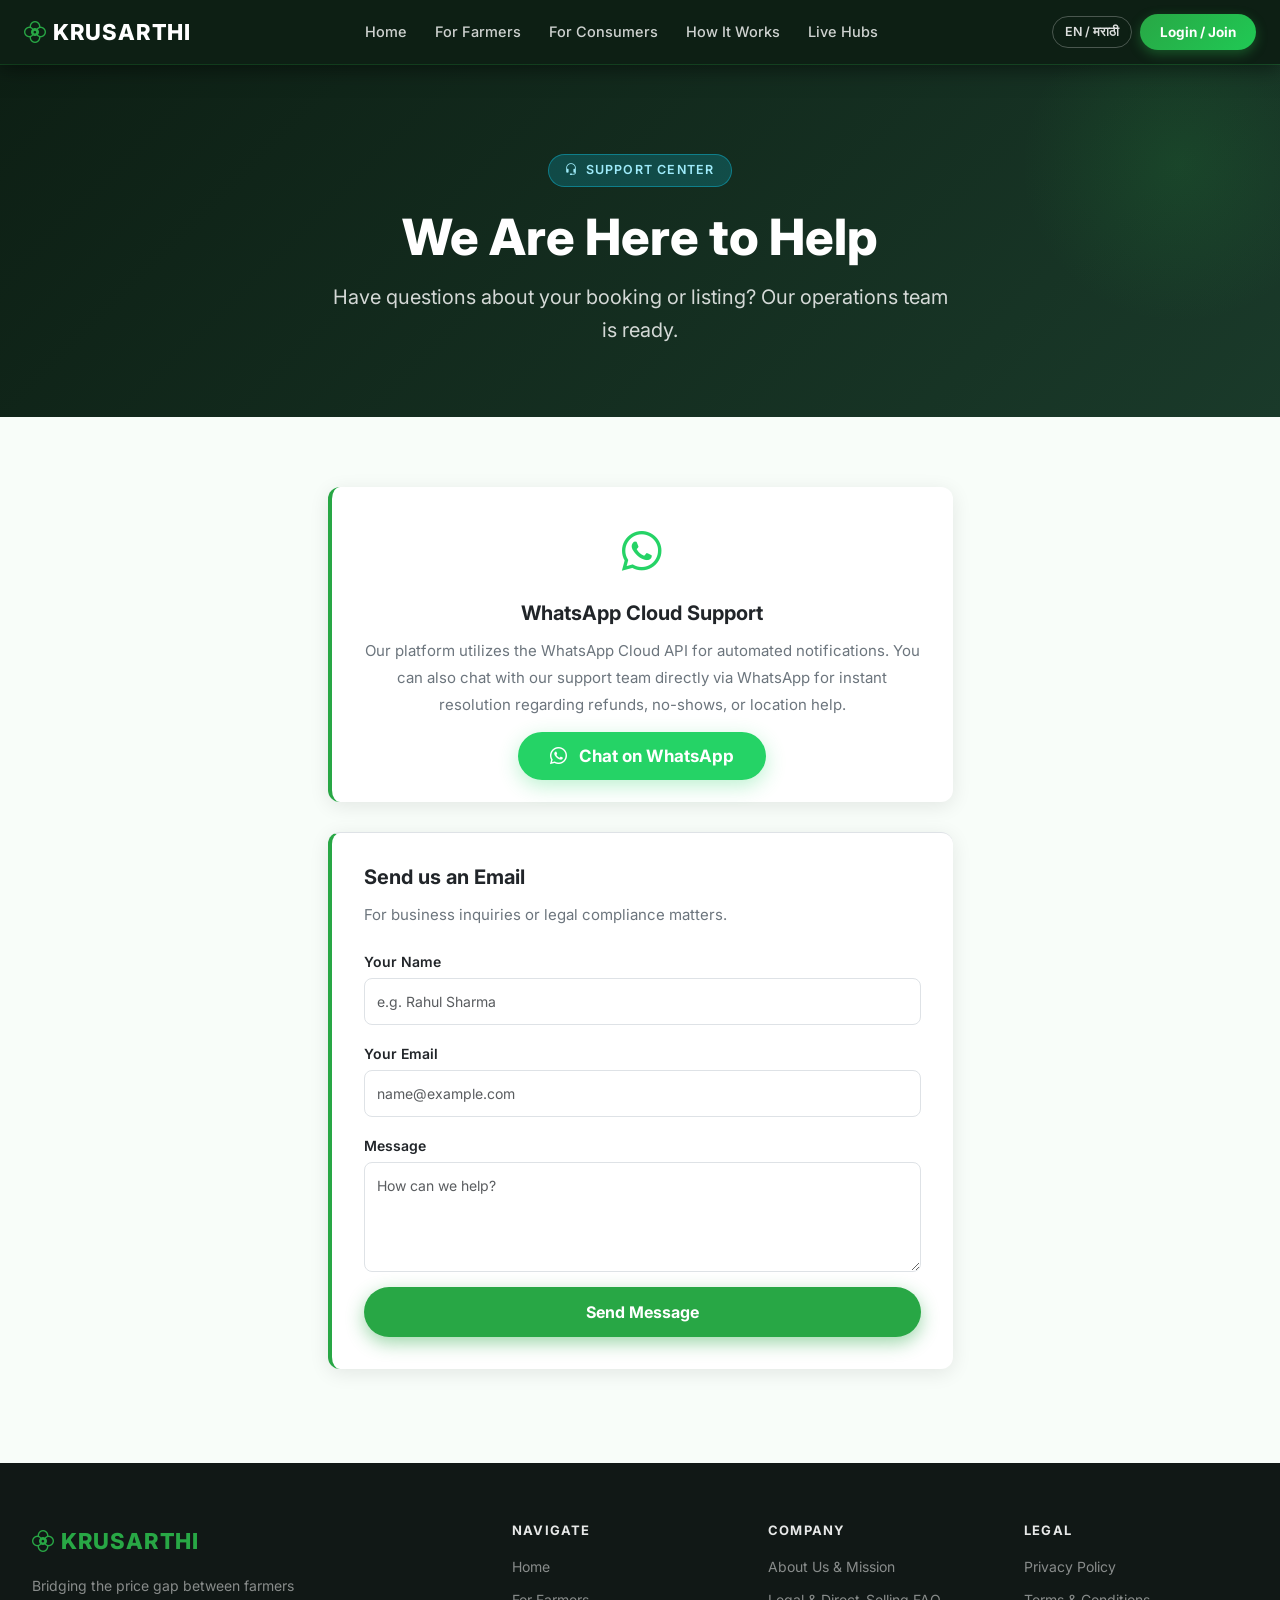
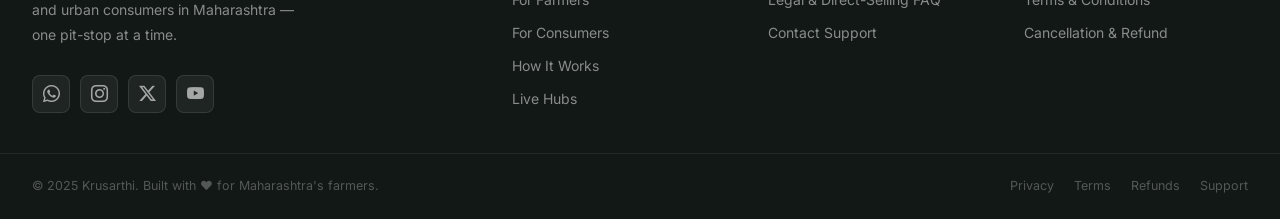
<file: contact.html>
<!DOCTYPE html>
<html lang="en">
<head>
    <meta charset="UTF-8">
    <meta name="viewport" content="width=device-width, initial-scale=1.0">
    <title>Contact Support | Krusarthi</title>
    <link href="https://fonts.googleapis.com/css2?family=Inter:wght@400;500;600;700;800&display=swap" rel="stylesheet">
    <link href="https://cdn.jsdelivr.net/npm/bootstrap@5.3.3/dist/css/bootstrap.min.css" rel="stylesheet">
    <link href="https://cdn.jsdelivr.net/npm/bootstrap-icons@1.11.3/font/bootstrap-icons.min.css" rel="stylesheet">
    <link rel="stylesheet" href="static/css/krusarthi.css">
</head>
<body>

    <!-- HEADER / NAV -->
    <header id="site-header">
        <nav>
            <a class="logo" href="index.html">
                <i class="bi bi-flower2"></i>KRUSARTHI
            </a>
            <ul class="nav-links">
                <li><a href="index.html">Home</a></li>
                <li><a href="farmer.html">For Farmers</a></li>
                <li><a href="consumer.html">For Consumers</a></li>
                <li><a href="how-it-works.html">How It Works</a></li>
                <li><a href="live-hubs.html">Live Hubs</a></li>
            </ul>
            <div class="nav-right">
                <button class="btn-lang" id="lang-toggle">EN / मराठी</button>
                <button class="btn-login">Login / Join</button>
                <button class="nav-hamburger" id="hamburger" aria-label="Open menu">
                    <span></span><span></span><span></span>
                </button>
            </div>
        </nav>
        <div class="nav-mobile-drawer" id="mobile-drawer">
            <ul>
                <li><a href="index.html">🏠 Home</a></li>
                <li><a href="farmer.html">🌾 For Farmers</a></li>
                <li><a href="consumer.html">🛒 For Consumers</a></li>
                <li><a href="how-it-works.html">⚙️ How It Works</a></li>
                <li><a href="live-hubs.html">📍 Live Hubs</a></li>
            </ul>
            <div class="drawer-actions">
                <button class="btn-lang" id="lang-toggle-mob">EN / मराठी</button>
                <button class="btn-login">Login / Join</button>
            </div>
        </div>
    </header>

    <main>
        <!-- PAGE HERO -->
        <section class="page-hero">
            <span class="hero-badge" style="background: rgba(13,202,240,0.2); border-color: rgba(13,202,240,0.4); color: #9eeaf9;"><i class="bi bi-headset"></i> SUPPORT CENTER</span>
            <h1>We Are Here to Help</h1>
            <p>Have questions about your booking or listing? Our operations team is ready.</p>
        </section>

        <!-- CONTENT -->
        <section class="content-section">
            <div class="container-xl" style="max-width: 64rem; text-align: center;">
                <div class="info-card reveal">
                    <i class="bi bi-whatsapp" style="font-size: 4rem; color: #25D366; display:block; margin-bottom:1.6rem;"></i>
                    <h3>WhatsApp Cloud Support</h3>
                    <p style="margin-bottom:2.4rem;">Our platform utilizes the WhatsApp Cloud API for automated notifications. You can also chat with our support team directly via WhatsApp for instant resolution regarding refunds, no-shows, or location help.</p>
                    <a href="#" class="btn-cta-primary" style="background: #25D366; box-shadow: 0 0.6rem 2rem rgba(37,211,102,0.3);"><i class="bi bi-whatsapp" style="margin-right:0.8rem;"></i> Chat on WhatsApp</a>
                </div>

                <div class="info-card reveal border-top mt-5" style="text-align: left;">
                    <h3>Send us an Email</h3>
                    <p style="margin-bottom:2rem;">For business inquiries or legal compliance matters.</p>
                    
                    <form onsubmit="event.preventDefault(); alert('Message sent!');">
                        <div class="mb-4">
                            <label class="form-label" style="font-size:1.4rem; font-weight:600; color:var(--color-text);">Your Name</label>
                            <input type="text" class="form-control" style="padding:1.2rem; font-size:1.4rem; border-radius:0.8rem;" placeholder="e.g. Rahul Sharma" required>
                        </div>
                        <div class="mb-4">
                            <label class="form-label" style="font-size:1.4rem; font-weight:600; color:var(--color-text);">Your Email</label>
                            <input type="email" class="form-control" style="padding:1.2rem; font-size:1.4rem; border-radius:0.8rem;" placeholder="name@example.com" required>
                        </div>
                        <div class="mb-4">
                            <label class="form-label" style="font-size:1.4rem; font-weight:600; color:var(--color-text);">Message</label>
                            <textarea class="form-control" rows="4" style="padding:1.2rem; font-size:1.4rem; border-radius:0.8rem;" placeholder="How can we help?" required></textarea>
                        </div>
                        <button type="submit" class="btn-consumer" style="width: 100%;">Send Message</button>
                    </form>
                </div>
            </div>
        </section>
    </main>

    <!-- FOOTER -->
    <footer>
        <div class="footer-main">
            <div class="footer-brand">
                <span class="footer-logo"><i class="bi bi-flower2"></i>KRUSARTHI</span>
                <p class="footer-desc">Bridging the price gap between farmers and urban consumers in Maharashtra — one pit-stop at a time.</p>
                <div class="footer-social">
                    <a href="#"><i class="bi bi-whatsapp"></i></a>
                    <a href="#"><i class="bi bi-instagram"></i></a>
                    <a href="#"><i class="bi bi-twitter-x"></i></a>
                    <a href="#"><i class="bi bi-youtube"></i></a>
                </div>
            </div>
            <div class="footer-col">
                <h4>Navigate</h4>
                <ul>
                    <li><a href="index.html">Home</a></li>
                    <li><a href="farmer.html">For Farmers</a></li>
                    <li><a href="consumer.html">For Consumers</a></li>
                    <li><a href="how-it-works.html">How It Works</a></li>
                    <li><a href="live-hubs.html">Live Hubs</a></li>
                </ul>
            </div>
            <div class="footer-col">
                <h4>Company</h4>
                <ul>
                    <li><a href="about.html">About Us &amp; Mission</a></li>
                    <li><a href="legal-faq.html">Legal &amp; Direct-Selling FAQ</a></li>
                    <li><a href="contact.html">Contact Support</a></li>
                </ul>
            </div>
            <div class="footer-col">
                <h4>Legal</h4>
                <ul>
                    <li><a href="privacy.html">Privacy Policy</a></li>
                    <li><a href="terms.html">Terms &amp; Conditions</a></li>
                    <li><a href="refund.html">Cancellation &amp; Refund</a></li>
                </ul>
            </div>
        </div>
        <div class="footer-bottom">
            <p>&copy; 2025 Krusarthi. Built with ❤️ for Maharashtra's farmers.</p>
            <div class="footer-bottom-links">
                <a href="privacy.html">Privacy</a>
                <a href="terms.html">Terms</a>
                <a href="refund.html">Refunds</a>
                <a href="contact.html">Support</a>
            </div>
        </div>
    </footer>

    <script>
        const hamburger = document.getElementById('hamburger');
        const drawer    = document.getElementById('mobile-drawer');
        hamburger.addEventListener('click', () => {
            const isOpen = drawer.classList.toggle('open');
            hamburger.classList.toggle('open', isOpen);
        });
        drawer.querySelectorAll('a').forEach(link => {
            link.addEventListener('click', () => {
                drawer.classList.remove('open');
                hamburger.classList.remove('open');
            });
        });
        document.querySelectorAll('.reveal').forEach((el) => {
            const observer = new IntersectionObserver(entries => {
                entries.forEach(e => { if(e.isIntersecting) { e.target.classList.add('visible'); observer.unobserve(e.target); } });
            }, { threshold: 0.1 });
            observer.observe(el);
        });
    </script>
</body>
</html>
</file>
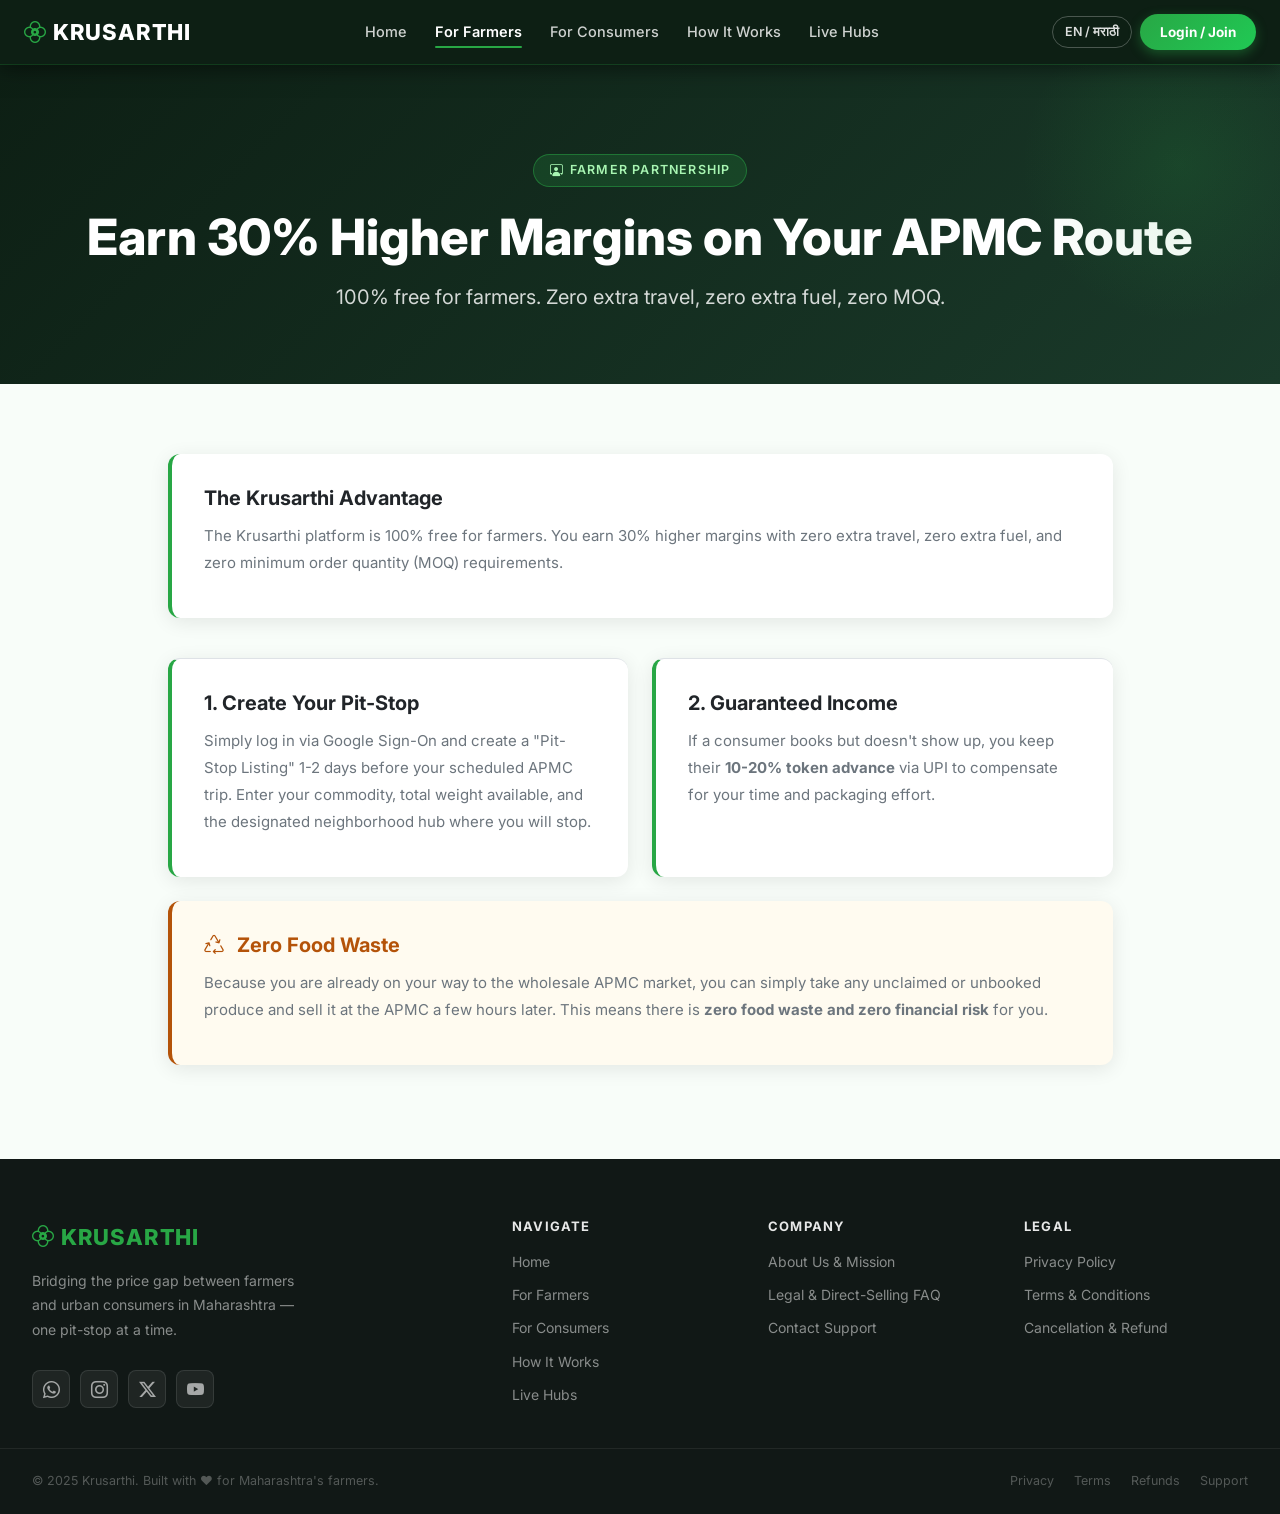
<file: farmer.html>
<!DOCTYPE html>
<html lang="en">
<head>
    <meta charset="UTF-8">
    <meta name="viewport" content="width=device-width, initial-scale=1.0">
    <title>For Farmers | Krusarthi</title>
    <link href="https://fonts.googleapis.com/css2?family=Inter:wght@400;500;600;700;800&display=swap" rel="stylesheet">
    <link href="https://cdn.jsdelivr.net/npm/bootstrap@5.3.3/dist/css/bootstrap.min.css" rel="stylesheet">
    <link href="https://cdn.jsdelivr.net/npm/bootstrap-icons@1.11.3/font/bootstrap-icons.min.css" rel="stylesheet">
    <link rel="stylesheet" href="static/css/krusarthi.css">
</head>
<body>

    <!-- HEADER / NAV -->
    <header id="site-header">
        <nav>
            <a class="logo" href="index.html">
                <i class="bi bi-flower2"></i>KRUSARTHI
            </a>
            <ul class="nav-links">
                <li><a href="index.html">Home</a></li>
                <li><a href="farmer.html" class="active">For Farmers</a></li>
                <li><a href="consumer.html">For Consumers</a></li>
                <li><a href="how-it-works.html">How It Works</a></li>
                <li><a href="live-hubs.html">Live Hubs</a></li>
            </ul>
            <div class="nav-right">
                <button class="btn-lang" id="lang-toggle">EN / मराठी</button>
                <button class="btn-login">Login / Join</button>
                <button class="nav-hamburger" id="hamburger" aria-label="Open menu">
                    <span></span><span></span><span></span>
                </button>
            </div>
        </nav>
        <div class="nav-mobile-drawer" id="mobile-drawer">
            <ul>
                <li><a href="index.html">🏠 Home</a></li>
                <li><a href="farmer.html">🌾 For Farmers</a></li>
                <li><a href="consumer.html">🛒 For Consumers</a></li>
                <li><a href="how-it-works.html">⚙️ How It Works</a></li>
                <li><a href="live-hubs.html">📍 Live Hubs</a></li>
            </ul>
            <div class="drawer-actions">
                <button class="btn-lang" id="lang-toggle-mob">EN / मराठी</button>
                <button class="btn-login">Login / Join</button>
            </div>
        </div>
    </header>

    <main>
        <!-- PAGE HERO -->
        <section class="page-hero">
            <span class="hero-badge"><i class="bi bi-person-workspace"></i> FARMER PARTNERSHIP</span>
            <h1>Earn 30% Higher Margins on Your APMC Route</h1>
            <p>100% free for farmers. Zero extra travel, zero extra fuel, zero MOQ.</p>
        </section>

        <!-- CONTENT -->
        <section class="content-section">
            <div class="container-xl">
                <div class="info-card reveal">
                    <h3>The Krusarthi Advantage</h3>
                    <p>The Krusarthi platform is 100% free for farmers. You earn 30% higher margins with zero extra travel, zero extra fuel, and zero minimum order quantity (MOQ) requirements.</p>
                </div>

                <div class="two-col reveal">
                    <div class="info-card border-top">
                        <h3>1. Create Your Pit-Stop</h3>
                        <p>Simply log in via Google Sign-On and create a "Pit-Stop Listing" 1-2 days before your scheduled APMC trip. Enter your commodity, total weight available, and the designated neighborhood hub where you will stop.</p>
                    </div>
                    <div class="info-card border-top">
                        <h3>2. Guaranteed Income</h3>
                        <p>If a consumer books but doesn't show up, you keep their <strong>10-20% token advance</strong> via UPI to compensate for your time and packaging effort.</p>
                    </div>
                </div>

                <div class="info-card reveal" style="border-left-color:#b45309; background:#fffbf0;">
                    <h3 style="color:#b45309;"><i class="bi bi-recycle" style="margin-right:8px;"></i> Zero Food Waste</h3>
                    <p>Because you are already on your way to the wholesale APMC market, you can simply take any unclaimed or unbooked produce and sell it at the APMC a few hours later. This means there is <strong>zero food waste and zero financial risk</strong> for you.</p>
                </div>
            </div>
        </section>
    </main>

    <!-- FOOTER -->
    <footer>
        <div class="footer-main">
            <div class="footer-brand">
                <span class="footer-logo"><i class="bi bi-flower2"></i>KRUSARTHI</span>
                <p class="footer-desc">Bridging the price gap between farmers and urban consumers in Maharashtra — one pit-stop at a time.</p>
                <div class="footer-social">
                    <a href="#"><i class="bi bi-whatsapp"></i></a>
                    <a href="#"><i class="bi bi-instagram"></i></a>
                    <a href="#"><i class="bi bi-twitter-x"></i></a>
                    <a href="#"><i class="bi bi-youtube"></i></a>
                </div>
            </div>
            <div class="footer-col">
                <h4>Navigate</h4>
                <ul>
                    <li><a href="index.html">Home</a></li>
                    <li><a href="farmer.html">For Farmers</a></li>
                    <li><a href="consumer.html">For Consumers</a></li>
                    <li><a href="how-it-works.html">How It Works</a></li>
                    <li><a href="live-hubs.html">Live Hubs</a></li>
                </ul>
            </div>
            <div class="footer-col">
                <h4>Company</h4>
                <ul>
                    <li><a href="about.html">About Us &amp; Mission</a></li>
                    <li><a href="legal-faq.html">Legal &amp; Direct-Selling FAQ</a></li>
                    <li><a href="contact.html">Contact Support</a></li>
                </ul>
            </div>
            <div class="footer-col">
                <h4>Legal</h4>
                <ul>
                    <li><a href="privacy.html">Privacy Policy</a></li>
                    <li><a href="terms.html">Terms &amp; Conditions</a></li>
                    <li><a href="refund.html">Cancellation &amp; Refund</a></li>
                </ul>
            </div>
        </div>
        <div class="footer-bottom">
            <p>&copy; 2025 Krusarthi. Built with ❤️ for Maharashtra's farmers.</p>
            <div class="footer-bottom-links">
                <a href="privacy.html">Privacy</a>
                <a href="terms.html">Terms</a>
                <a href="refund.html">Refunds</a>
                <a href="contact.html">Support</a>
            </div>
        </div>
    </footer>

    <script>
        const hamburger = document.getElementById('hamburger');
        const drawer    = document.getElementById('mobile-drawer');
        hamburger.addEventListener('click', () => {
            const isOpen = drawer.classList.toggle('open');
            hamburger.classList.toggle('open', isOpen);
        });
        drawer.querySelectorAll('a').forEach(link => {
            link.addEventListener('click', () => {
                drawer.classList.remove('open');
                hamburger.classList.remove('open');
            });
        });
        document.querySelectorAll('.reveal').forEach((el) => {
            const observer = new IntersectionObserver(entries => {
                entries.forEach(e => { if(e.isIntersecting) { e.target.classList.add('visible'); observer.unobserve(e.target); } });
            }, { threshold: 0.1 });
            observer.observe(el);
        });
    </script>
</body>
</html>
</file>
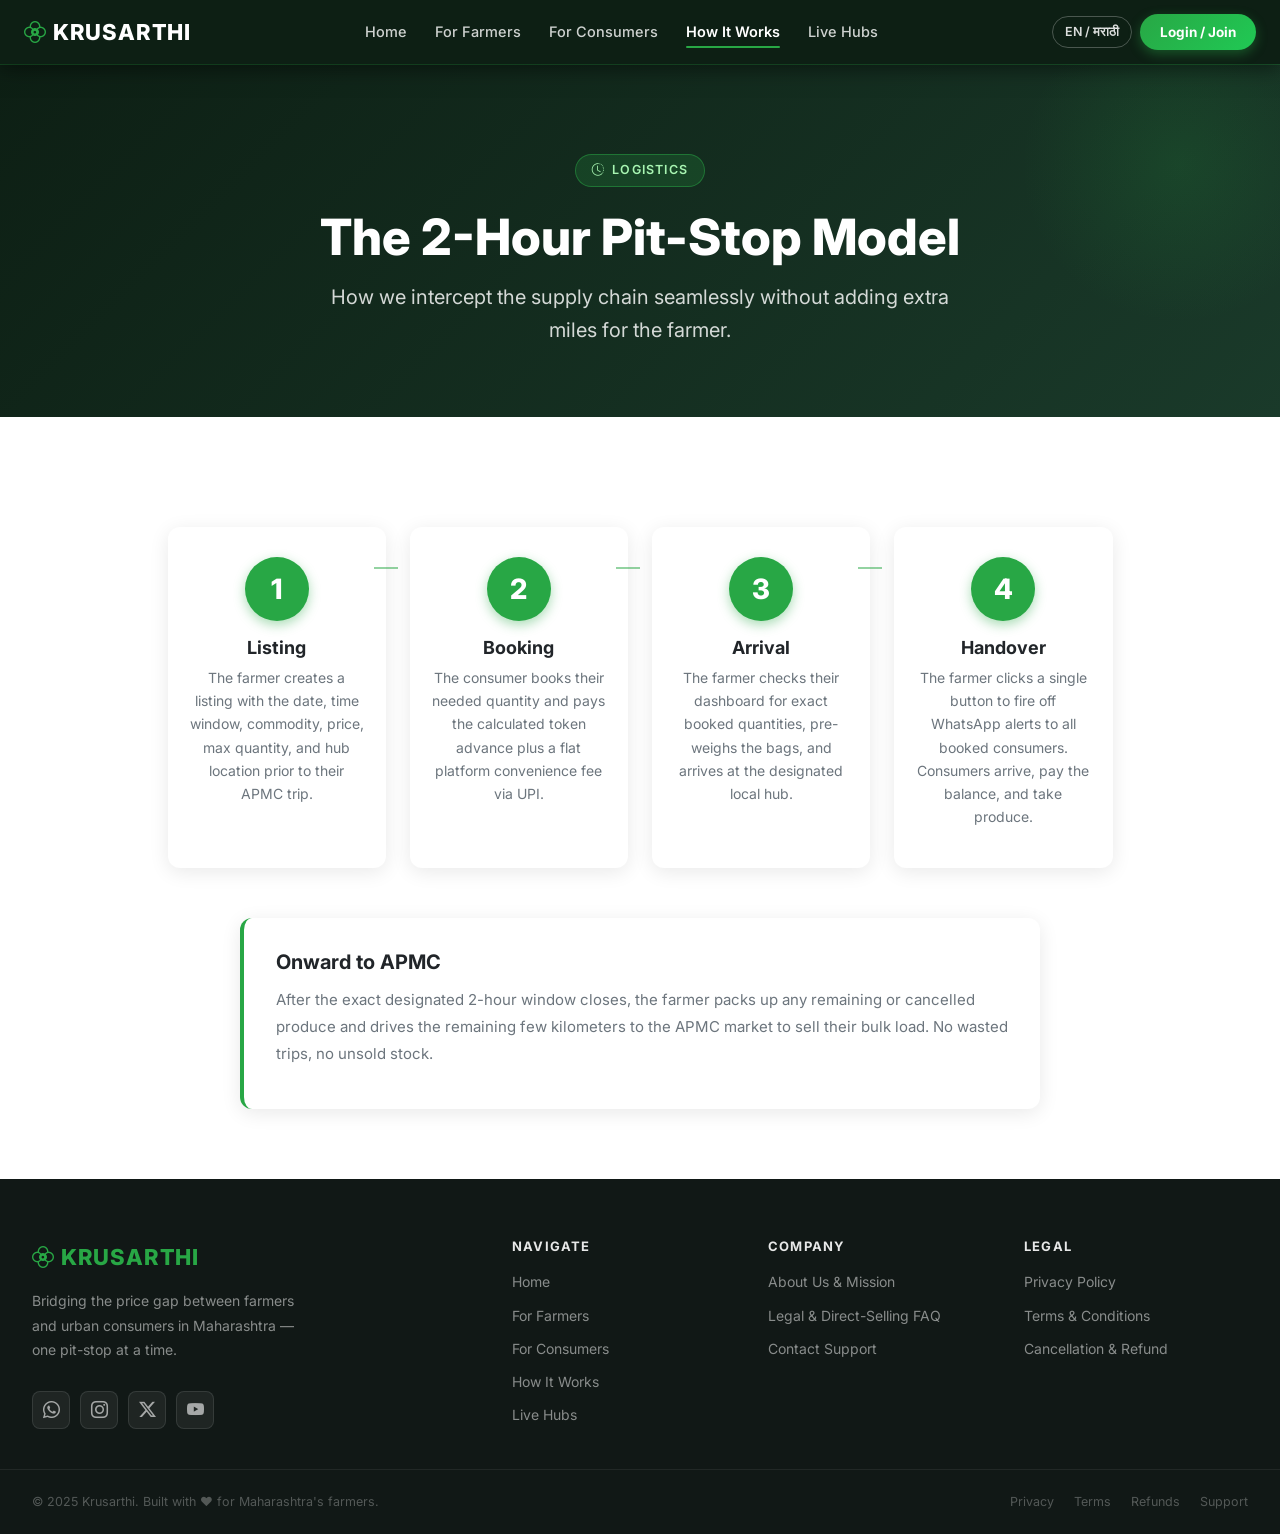
<file: how-it-works.html>
<!doctype html>
<html lang="en">
  <head>
    <meta charset="UTF-8" />
    <meta name="viewport" content="width=device-width, initial-scale=1.0" />
    <title>How It Works | Krusarthi</title>
    <link
      href="https://fonts.googleapis.com/css2?family=Inter:wght@400;500;600;700;800&display=swap"
      rel="stylesheet"
    />
    <link
      href="https://cdn.jsdelivr.net/npm/bootstrap@5.3.3/dist/css/bootstrap.min.css"
      rel="stylesheet"
    />
    <link
      href="https://cdn.jsdelivr.net/npm/bootstrap-icons@1.11.3/font/bootstrap-icons.min.css"
      rel="stylesheet"
    />
    <link rel="stylesheet" href="static/css/krusarthi.css" />
  </head>
  <body>
    <!-- HEADER / NAV -->
    <header id="site-header">
      <nav>
        <a class="logo" href="index.html">
          <i class="bi bi-flower2"></i>KRUSARTHI
        </a>
        <ul class="nav-links">
          <li><a href="index.html">Home</a></li>
          <li><a href="farmer.html">For Farmers</a></li>
          <li><a href="consumer.html">For Consumers</a></li>
          <li><a href="how-it-works.html" class="active">How It Works</a></li>
          <li><a href="live-hubs.html">Live Hubs</a></li>
        </ul>
        <div class="nav-right">
          <button class="btn-lang" id="lang-toggle">EN / मराठी</button>
          <button class="btn-login">Login / Join</button>
          <button class="nav-hamburger" id="hamburger" aria-label="Open menu">
            <span></span><span></span><span></span>
          </button>
        </div>
      </nav>
      <div class="nav-mobile-drawer" id="mobile-drawer">
        <ul>
          <li><a href="index.html">🏠 Home</a></li>
          <li><a href="farmer.html">🌾 For Farmers</a></li>
          <li><a href="consumer.html">🛒 For Consumers</a></li>
          <li><a href="how-it-works.html">⚙️ How It Works</a></li>
          <li><a href="live-hubs.html">📍 Live Hubs</a></li>
        </ul>
        <div class="drawer-actions">
          <!-- Button for toggle the Language option -->
          <button class="btn-lang" id="lang-toggle-mob">EN / मराठी</button>
          <button class="btn-login">Login / Join</button>
        </div>
      </div>
    </header>

    <main>
      <!-- PAGE HERO -->
      <section class="page-hero">
        <span class="hero-badge"
          ><i class="bi bi-clock-history"></i> LOGISTICS</span
        >
        <h1>The 2-Hour Pit-Stop Model</h1>
        <p>
          How we intercept the supply chain seamlessly without adding extra
          miles for the farmer.
        </p>
      </section>

      <!-- CONTENT -->
      <section class="content-section" style="background: var(--color-bg)">
        <div class="container-xl" style="text-align: center">
          <div class="steps-grid reveal">
            <!-- Step 1 -->
            <div class="step-card">
              <span class="step-number">1</span>
              <h3>Listing</h3>
              <p>
                The farmer creates a listing with the date, time window,
                commodity, price, max quantity, and hub location prior to their
                APMC trip.
              </p>
            </div>

            <!-- Step 2 -->
            <div class="step-card">
              <span class="step-number">2</span>
              <h3>Booking</h3>
              <p>
                The consumer books their needed quantity and pays the calculated
                token advance plus a flat platform convenience fee via UPI.
              </p>
            </div>

            <!-- Step 3 -->
            <div class="step-card">
              <span class="step-number">3</span>
              <h3>Arrival</h3>
              <p>
                The farmer checks their dashboard for exact booked quantities,
                pre-weighs the bags, and arrives at the designated local hub.
              </p>
            </div>

            <!-- Step 4 -->
            <div class="step-card">
              <span class="step-number">4</span>
              <h3>Handover</h3>
              <p>
                The farmer clicks a single button to fire off WhatsApp alerts to
                all booked consumers. Consumers arrive, pay the balance, and
                take produce.
              </p>
            </div>
          </div>

          <div
            class="info-card reveal"
            style="max-width: 80rem; margin: 5rem auto 0; text-align: left"
          >
            <h3 style="color: var(--color-text)">Onward to APMC</h3>
            <p>
              After the exact designated 2-hour window closes, the farmer packs
              up any remaining or cancelled produce and drives the remaining few
              kilometers to the APMC market to sell their bulk load. No wasted
              trips, no unsold stock.
            </p>
          </div>
        </div>
      </section>
    </main>

    <!-- FOOTER -->
    <footer>
      <div class="footer-main">
        <div class="footer-brand">
          <span class="footer-logo"
            ><i class="bi bi-flower2"></i>KRUSARTHI</span
          >
          <p class="footer-desc">
            Bridging the price gap between farmers and urban consumers in
            Maharashtra — one pit-stop at a time.
          </p>
          <div class="footer-social">
            <a href="#"><i class="bi bi-whatsapp"></i></a>
            <a href="#"><i class="bi bi-instagram"></i></a>
            <a href="#"><i class="bi bi-twitter-x"></i></a>
            <a href="#"><i class="bi bi-youtube"></i></a>
          </div>
        </div>
        <div class="footer-col">
          <h4>Navigate</h4>
          <ul>
            <li><a href="index.html">Home</a></li>
            <li><a href="farmer.html">For Farmers</a></li>
            <li><a href="consumer.html">For Consumers</a></li>
            <li><a href="how-it-works.html">How It Works</a></li>
            <li><a href="live-hubs.html">Live Hubs</a></li>
          </ul>
        </div>
        <div class="footer-col">
          <h4>Company</h4>
          <ul>
            <li><a href="about.html">About Us &amp; Mission</a></li>
            <li><a href="legal-faq.html">Legal &amp; Direct-Selling FAQ</a></li>
            <li><a href="contact.html">Contact Support</a></li>
          </ul>
        </div>
        <div class="footer-col">
          <h4>Legal</h4>
          <ul>
            <li><a href="privacy.html">Privacy Policy</a></li>
            <li><a href="terms.html">Terms &amp; Conditions</a></li>
            <li><a href="refund.html">Cancellation &amp; Refund</a></li>
          </ul>
        </div>
      </div>
      <div class="footer-bottom">
        <p>&copy; 2025 Krusarthi. Built with ❤️ for Maharashtra's farmers.</p>
        <div class="footer-bottom-links">
          <a href="privacy.html">Privacy</a>
          <a href="terms.html">Terms</a>
          <a href="refund.html">Refunds</a>
          <a href="contact.html">Support</a>
        </div>
      </div>
    </footer>

    <script>
      const hamburger = document.getElementById("hamburger");
      const drawer = document.getElementById("mobile-drawer");
      hamburger.addEventListener("click", () => {
        const isOpen = drawer.classList.toggle("open");
        hamburger.classList.toggle("open", isOpen);
      });
      drawer.querySelectorAll("a").forEach((link) => {
        link.addEventListener("click", () => {
          drawer.classList.remove("open");
          hamburger.classList.remove("open");
        });
      });
      document.querySelectorAll(".reveal").forEach((el) => {
        const observer = new IntersectionObserver(
          (entries) => {
            entries.forEach((e) => {
              if (e.isIntersecting) {
                e.target.classList.add("visible");
                observer.unobserve(e.target);
              }
            });
          },
          { threshold: 0.1 },
        );
        observer.observe(el);
      });
    </script>
  </body>
</html>
</file>
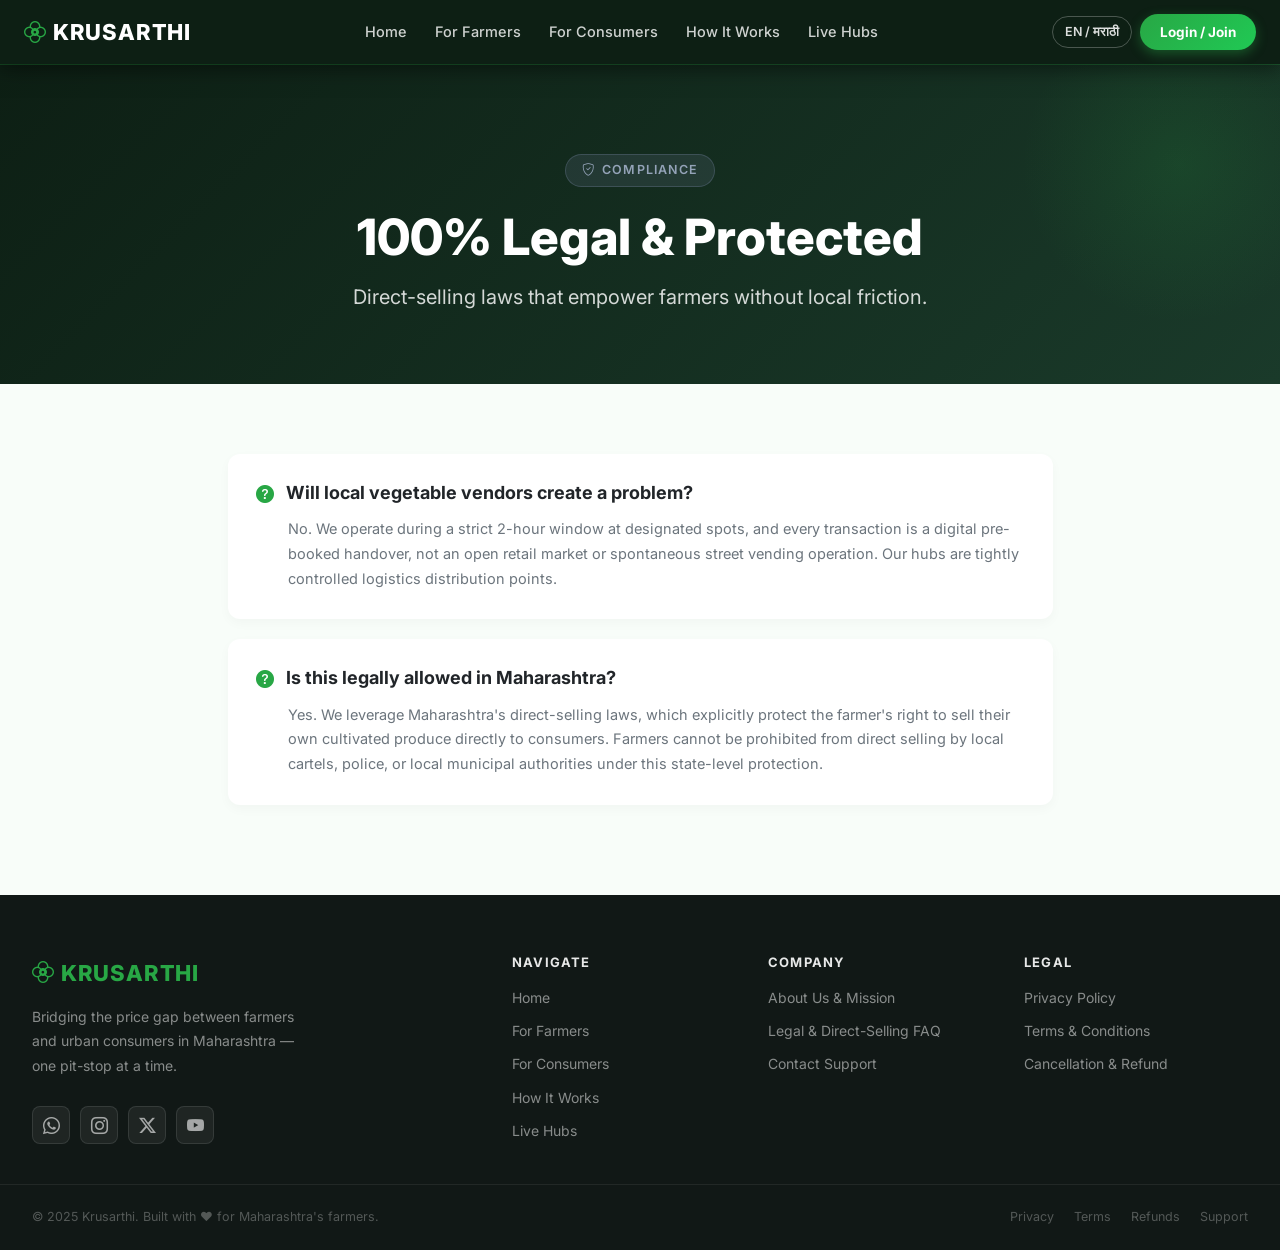
<file: legal-faq.html>
<!doctype html>
<html lang="en">
  <head>
    <meta charset="UTF-8" />
    <meta name="viewport" content="width=device-width, initial-scale=1.0" />
    <title>Legal & FAQ | Krusarthi</title>
    <link
      href="https://fonts.googleapis.com/css2?family=Inter:wght@400;500;600;700;800&display=swap"
      rel="stylesheet"
    />
    <link
      href="https://cdn.jsdelivr.net/npm/bootstrap@5.3.3/dist/css/bootstrap.min.css"
      rel="stylesheet"
    />
    <link
      href="https://cdn.jsdelivr.net/npm/bootstrap-icons@1.11.3/font/bootstrap-icons.min.css"
      rel="stylesheet"
    />
    <link rel="stylesheet" href="static/css/krusarthi.css" />
    <style>
      .faq-item {
        background: #fff;
        border-radius: var(--radius-card);
        border: 0.1rem solid var(--color-border);
        padding: 2.8rem;
        margin-bottom: 2rem;
        box-shadow: 0 0.4rem 1.2rem rgba(0, 0, 0, 0.03);
      }
      .faq-item h3 {
        font-size: 1.8rem;
        font-weight: 700;
        color: var(--color-text);
        margin-bottom: 1.2rem;
        display: flex;
        align-items: flex-start;
        gap: 1.2rem;
      }
      .faq-item h3 i {
        color: var(--color-primary);
        margin-top: 0.2rem;
      }
      .faq-item p {
        color: var(--color-muted);
        font-size: 1.45rem;
        line-height: 1.7;
        margin: 0 0 0 3.2rem;
      }
    </style>
  </head>
  <body>
    <!-- HEADER / NAV -->
    <header id="site-header">
      <nav>
        <a class="logo" href="index.html">
          <i class="bi bi-flower2"></i>KRUSARTHI
        </a>
        <ul class="nav-links">
          <li><a href="index.html">Home</a></li>
          <li><a href="farmer.html">For Farmers</a></li>
          <li><a href="consumer.html">For Consumers</a></li>
          <li><a href="how-it-works.html">How It Works</a></li>
          <li><a href="live-hubs.html">Live Hubs</a></li>
        </ul>
        <div class="nav-right">
          <button class="btn-lang" id="lang-toggle">EN / मराठी</button>
          <button class="btn-login">Login / Join</button>
          <button class="nav-hamburger" id="hamburger" aria-label="Open menu">
            <span></span><span></span><span></span>
          </button>
        </div>
      </nav>
      <div class="nav-mobile-drawer" id="mobile-drawer">
        <ul>
          <li><a href="index.html">🏠 Home</a></li>
          <li><a href="farmer.html">🌾 For Farmers</a></li>
          <li><a href="consumer.html">🛒 For Consumers</a></li>
          <li><a href="how-it-works.html">⚙️ How It Works</a></li>
          <li><a href="live-hubs.html">📍 Live Hubs</a></li>
        </ul>
        <div class="drawer-actions">
          <button class="btn-lang" id="lang-toggle-mob">EN / मराठी</button>
          <button class="btn-login">Login / Join</button>
        </div>
      </div>
    </header>

    <main>
      <!-- PAGE HERO -->
      <section class="page-hero">
        <span
          class="hero-badge"
          style="
            background: rgba(100, 116, 139, 0.2);
            border-color: rgba(100, 116, 139, 0.4);
            color: #94a3b8;
          "
          ><i class="bi bi-shield-check"></i> COMPLIANCE</span
        >
        <h1>100% Legal & Protected</h1>
        <p>Direct-selling laws that empower farmers without local friction.</p>
      </section>

      <!-- LEGAL CONTENT -->
      <section class="content-section">
        <div class="container-xl" style="max-width: 84rem">
          <div class="faq-item reveal">
            <h3>
              <i class="bi bi-question-circle-fill"></i> Will local vegetable
              vendors create a problem?
            </h3>
            <p>
              No. We operate during a strict 2-hour window at designated spots,
              and every transaction is a digital pre-booked handover, not an
              open retail market or spontaneous street vending operation. Our
              hubs are tightly controlled logistics distribution points.
            </p>
          </div>

          <div class="faq-item reveal">
            <h3>
              <i class="bi bi-question-circle-fill"></i> Is this legally allowed
              in Maharashtra?
            </h3>
            <p>
              Yes. We leverage Maharashtra's direct-selling laws, which
              explicitly protect the farmer's right to sell their own cultivated
              produce directly to consumers. Farmers cannot be prohibited from
              direct selling by local cartels, police, or local municipal
              authorities under this state-level protection.
            </p>
          </div>
        </div>
      </section>
    </main>

    <!-- FOOTER -->
    <footer>
      <div class="footer-main">
        <div class="footer-brand">
          <span class="footer-logo"
            ><i class="bi bi-flower2"></i>KRUSARTHI</span
          >
          <p class="footer-desc">
            Bridging the price gap between farmers and urban consumers in
            Maharashtra — one pit-stop at a time.
          </p>
          <div class="footer-social">
            <a href="#"><i class="bi bi-whatsapp"></i></a>
            <a href="#"><i class="bi bi-instagram"></i></a>
            <a href="#"><i class="bi bi-twitter-x"></i></a>
            <a href="#"><i class="bi bi-youtube"></i></a>
          </div>
        </div>
        <div class="footer-col">
          <h4>Navigate</h4>
          <ul>
            <li><a href="index.html">Home</a></li>
            <li><a href="farmer.html">For Farmers</a></li>
            <li><a href="consumer.html">For Consumers</a></li>
            <li><a href="how-it-works.html">How It Works</a></li>
            <li><a href="live-hubs.html">Live Hubs</a></li>
          </ul>
        </div>
        <div class="footer-col">
          <h4>Company</h4>
          <ul>
            <li><a href="about.html">About Us &amp; Mission</a></li>
            <li><a href="legal-faq.html">Legal &amp; Direct-Selling FAQ</a></li>
            <li><a href="contact.html">Contact Support</a></li>
          </ul>
        </div>
        <div class="footer-col">
          <h4>Legal</h4>
          <ul>
            <li><a href="privacy.html">Privacy Policy</a></li>
            <li><a href="terms.html">Terms &amp; Conditions</a></li>
            <li><a href="refund.html">Cancellation &amp; Refund</a></li>
          </ul>
        </div>
      </div>
      <div class="footer-bottom">
        <p>&copy; 2025 Krusarthi. Built with ❤️ for Maharashtra's farmers.</p>
        <div class="footer-bottom-links">
          <a href="privacy.html">Privacy</a>
          <a href="terms.html">Terms</a>
          <a href="refund.html">Refunds</a>
          <a href="contact.html">Support</a>
        </div>
      </div>
    </footer>

    <script>
      const hamburger = document.getElementById("hamburger");
      const drawer = document.getElementById("mobile-drawer");
      hamburger.addEventListener("click", () => {
        const isOpen = drawer.classList.toggle("open");
        hamburger.classList.toggle("open", isOpen);
      });
      drawer.querySelectorAll("a").forEach((link) => {
        link.addEventListener("click", () => {
          drawer.classList.remove("open");
          hamburger.classList.remove("open");
        });
      });
      document.querySelectorAll(".reveal").forEach((el) => {
        const observer = new IntersectionObserver(
          (entries) => {
            entries.forEach((e) => {
              if (e.isIntersecting) {
                e.target.classList.add("visible");
                observer.unobserve(e.target);
              }
            });
          },
          { threshold: 0.1 },
        );
        observer.observe(el);
      });
    </script>
  </body>
</html>
</file>
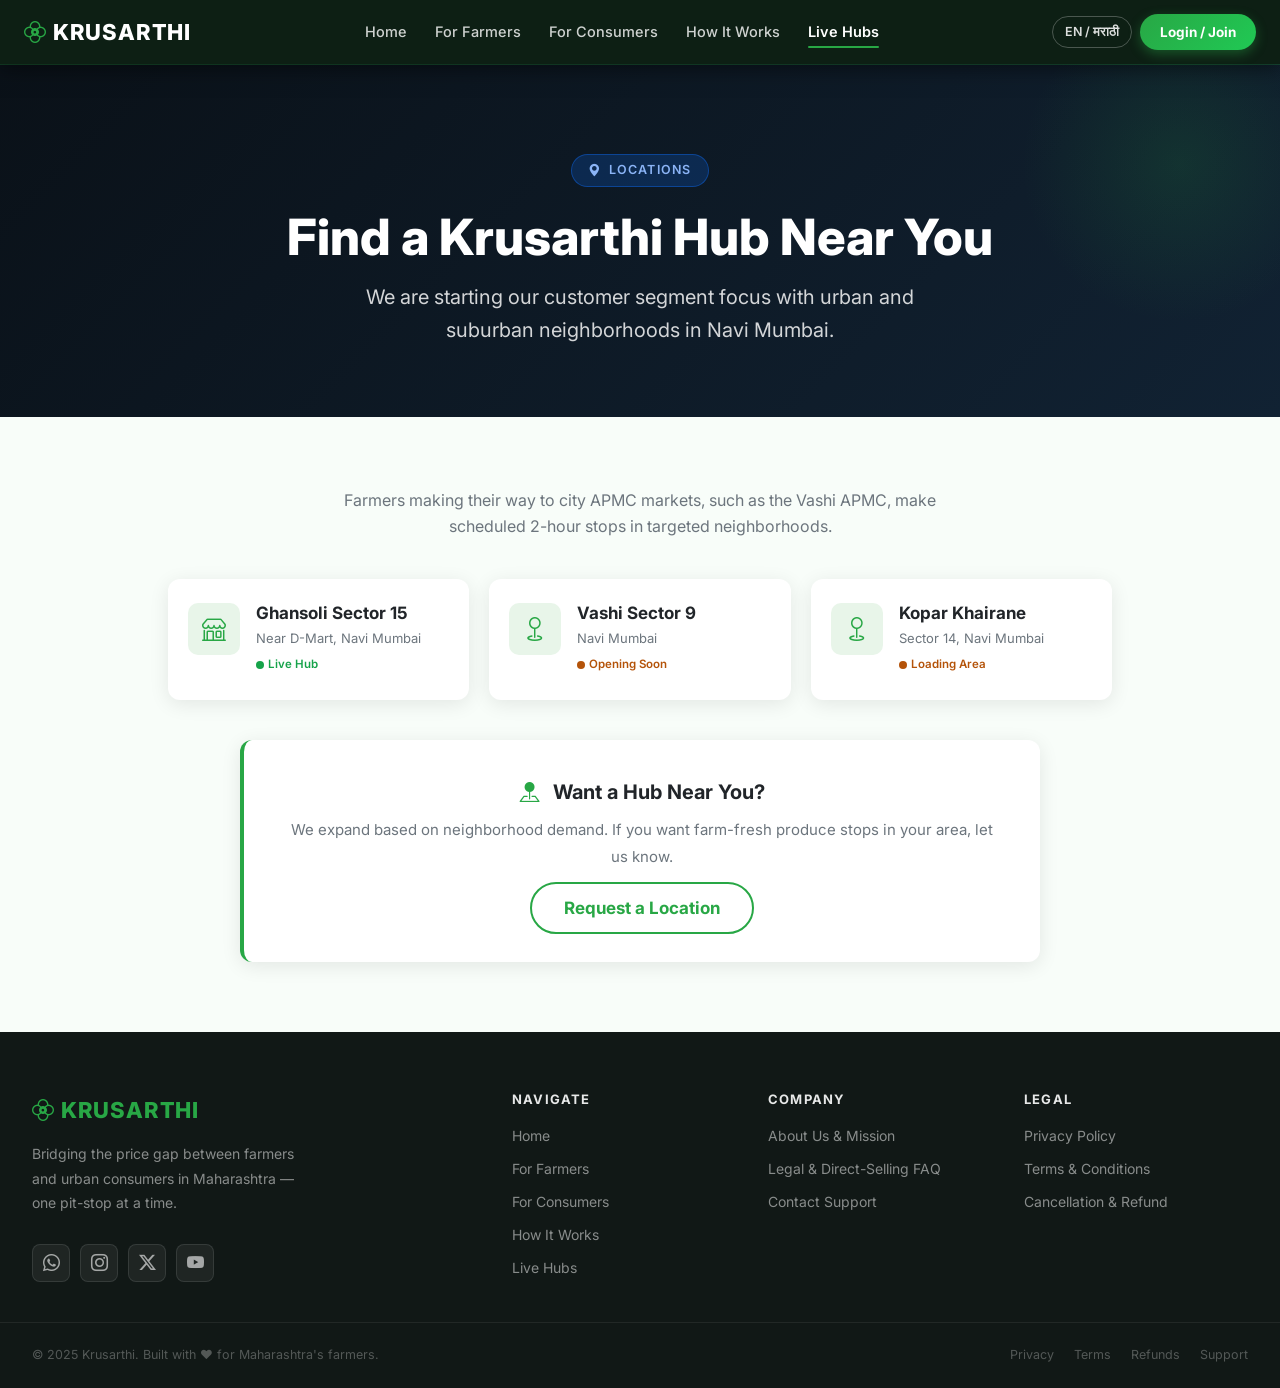
<file: live-hubs.html>
<!doctype html>
<html lang="en">
  <head>
    <meta charset="UTF-8" />
    <meta name="viewport" content="width=device-width, initial-scale=1.0" />
    <title>Live Hubs | Krusarthi</title>
    <link
      href="https://fonts.googleapis.com/css2?family=Inter:wght@400;500;600;700;800&display=swap"
      rel="stylesheet"
    />
    <link
      href="https://cdn.jsdelivr.net/npm/bootstrap@5.3.3/dist/css/bootstrap.min.css"
      rel="stylesheet"
    />
    <link
      href="https://cdn.jsdelivr.net/npm/bootstrap-icons@1.11.3/font/bootstrap-icons.min.css"
      rel="stylesheet"
    />
    <link rel="stylesheet" href="static/css/krusarthi.css" />
  </head>
  <body>
    <!-- HEADER / NAV -->
    <header id="site-header">
      <nav>
        <a class="logo" href="index.html">
          <i class="bi bi-flower2"></i>KRUSARTHI
        </a>
        <ul class="nav-links">
          <li><a href="index.html">Home</a></li>
          <li><a href="farmer.html">For Farmers</a></li>
          <li><a href="consumer.html">For Consumers</a></li>
          <li><a href="how-it-works.html">How It Works</a></li>
          <li><a href="live-hubs.html" class="active">Live Hubs</a></li>
        </ul>
        <div class="nav-right">
          <button class="btn-lang" id="lang-toggle">EN / मराठी</button>
          <button class="btn-login">Login / Join</button>
          <button class="nav-hamburger" id="hamburger" aria-label="Open menu">
            <span></span><span></span><span></span>
          </button>
        </div>
      </nav>
      <div class="nav-mobile-drawer" id="mobile-drawer">
        <ul>
          <li><a href="index.html">🏠 Home</a></li>
          <li><a href="farmer.html">🌾 For Farmers</a></li>
          <li><a href="consumer.html">🛒 For Consumers</a></li>
          <li><a href="how-it-works.html">⚙️ How It Works</a></li>
          <li><a href="live-hubs.html">📍 Live Hubs</a></li>
        </ul>
        <div class="drawer-actions">
          <button class="btn-lang" id="lang-toggle-mob">EN / मराठी</button>
          <button class="btn-login">Login / Join</button>
        </div>
      </div>
    </header>

    <main>
      <!-- PAGE HERO -->
      <section
        class="page-hero"
        style="background: linear-gradient(135deg, #0a1118 0%, #112233 100%)"
      >
        <span
          class="hero-badge"
          style="
            background: rgba(13, 110, 253, 0.2);
            border-color: rgba(13, 110, 253, 0.4);
            color: #8bb4f6;
          "
          ><i class="bi bi-geo-alt-fill"></i> LOCATIONS</span
        >
        <h1>Find a Krusarthi Hub Near You</h1>
        <p>
          We are starting our customer segment focus with urban and suburban
          neighborhoods in Navi Mumbai.
        </p>
      </section>

      <!-- HUB CONTENT -->
      <section class="content-section" style="background: #f8fdf9">
        <div class="container-xl" style="text-align: center">
          <p
            class="section-subtitle"
            style="margin-bottom: 2rem; max-width: 64rem; margin-inline: auto"
          >
            Farmers making their way to city APMC markets, such as the Vashi
            APMC, make scheduled 2-hour stops in targeted neighborhoods.
          </p>

          <div class="hubs-grid reveal">
            <!-- Hub Card -->
            <div class="hub-card">
              <div class="hub-icon"><i class="bi bi-shop"></i></div>
              <div>
                <h3>Ghansoli Sector 15</h3>
                <p>Near D-Mart, Navi Mumbai</p>
                <span class="hub-status live"
                  ><span class="hub-status-dot"></span> Live Hub</span
                >
              </div>
            </div>

            <!-- Hub Card -->
            <div class="hub-card">
              <div class="hub-icon"><i class="bi bi-geo"></i></div>
              <div>
                <h3>Vashi Sector 9</h3>
                <p>Navi Mumbai</p>
                <span class="hub-status soon"
                  ><span class="hub-status-dot"></span> Opening Soon</span
                >
              </div>
            </div>

            <!-- Hub Card -->
            <div class="hub-card">
              <div class="hub-icon"><i class="bi bi-geo"></i></div>
              <div>
                <h3>Kopar Khairane</h3>
                <p>Sector 14, Navi Mumbai</p>
                <span class="hub-status soon"
                  ><span class="hub-status-dot"></span> Loading Area</span
                >
              </div>
            </div>
          </div>

          <div
            class="info-card reveal"
            style="
              max-width: 80rem;
              margin: 4rem auto 0;
              text-align: center;
              padding: 4rem;
            "
          >
            <h3>
              <i
                class="bi bi-pin-map-fill"
                style="color: var(--color-primary); margin-right: 8px"
              ></i>
              Want a Hub Near You?
            </h3>
            <p style="margin-bottom: 2.4rem">
              We expand based on neighborhood demand. If you want farm-fresh
              produce stops in your area, let us know.
            </p>
            <a
              href="contact.html"
              class="btn-cta-outline"
              style="
                border-color: var(--color-primary);
                color: var(--color-primary);
              "
              >Request a Location</a
            >
          </div>
        </div>
      </section>
    </main>

    <!-- FOOTER -->
    <footer>
      <div class="footer-main">
        <div class="footer-brand">
          <span class="footer-logo"
            ><i class="bi bi-flower2"></i>KRUSARTHI</span
          >
          <p class="footer-desc">
            Bridging the price gap between farmers and urban consumers in
            Maharashtra — one pit-stop at a time.
          </p>
          <div class="footer-social">
            <a href="#"><i class="bi bi-whatsapp"></i></a>
            <a href="#"><i class="bi bi-instagram"></i></a>
            <a href="#"><i class="bi bi-twitter-x"></i></a>
            <a href="#"><i class="bi bi-youtube"></i></a>
          </div>
        </div>
        <div class="footer-col">
          <h4>Navigate</h4>
          <ul>
            <li><a href="index.html">Home</a></li>
            <li><a href="farmer.html">For Farmers</a></li>
            <li><a href="consumer.html">For Consumers</a></li>
            <li><a href="how-it-works.html">How It Works</a></li>
            <li><a href="live-hubs.html">Live Hubs</a></li>
          </ul>
        </div>
        <div class="footer-col">
          <h4>Company</h4>
          <ul>
            <li><a href="about.html">About Us &amp; Mission</a></li>
            <li><a href="legal-faq.html">Legal &amp; Direct-Selling FAQ</a></li>
            <li><a href="contact.html">Contact Support</a></li>
          </ul>
        </div>
        <div class="footer-col">
          <h4>Legal</h4>
          <ul>
            <li><a href="privacy.html">Privacy Policy</a></li>
            <li><a href="terms.html">Terms &amp; Conditions</a></li>
            <li><a href="refund.html">Cancellation &amp; Refund</a></li>
          </ul>
        </div>
      </div>
      <div class="footer-bottom">
        <p>&copy; 2025 Krusarthi. Built with ❤️ for Maharashtra's farmers.</p>
        <div class="footer-bottom-links">
          <a href="privacy.html">Privacy</a>
          <a href="terms.html">Terms</a>
          <a href="refund.html">Refunds</a>
          <a href="contact.html">Support</a>
        </div>
      </div>
    </footer>

    <script>
      const hamburger = document.getElementById("hamburger");
      const drawer = document.getElementById("mobile-drawer");
      hamburger.addEventListener("click", () => {
        const isOpen = drawer.classList.toggle("open");
        hamburger.classList.toggle("open", isOpen);
      });
      drawer.querySelectorAll("a").forEach((link) => {
        link.addEventListener("click", () => {
          drawer.classList.remove("open");
          hamburger.classList.remove("open");
        });
      });
      document.querySelectorAll(".reveal").forEach((el) => {
        const observer = new IntersectionObserver(
          (entries) => {
            entries.forEach((e) => {
              if (e.isIntersecting) {
                e.target.classList.add("visible");
                observer.unobserve(e.target);
              }
            });
          },
          { threshold: 0.1 },
        );
        observer.observe(el);
      });
    </script>
  </body>
</html>
</file>
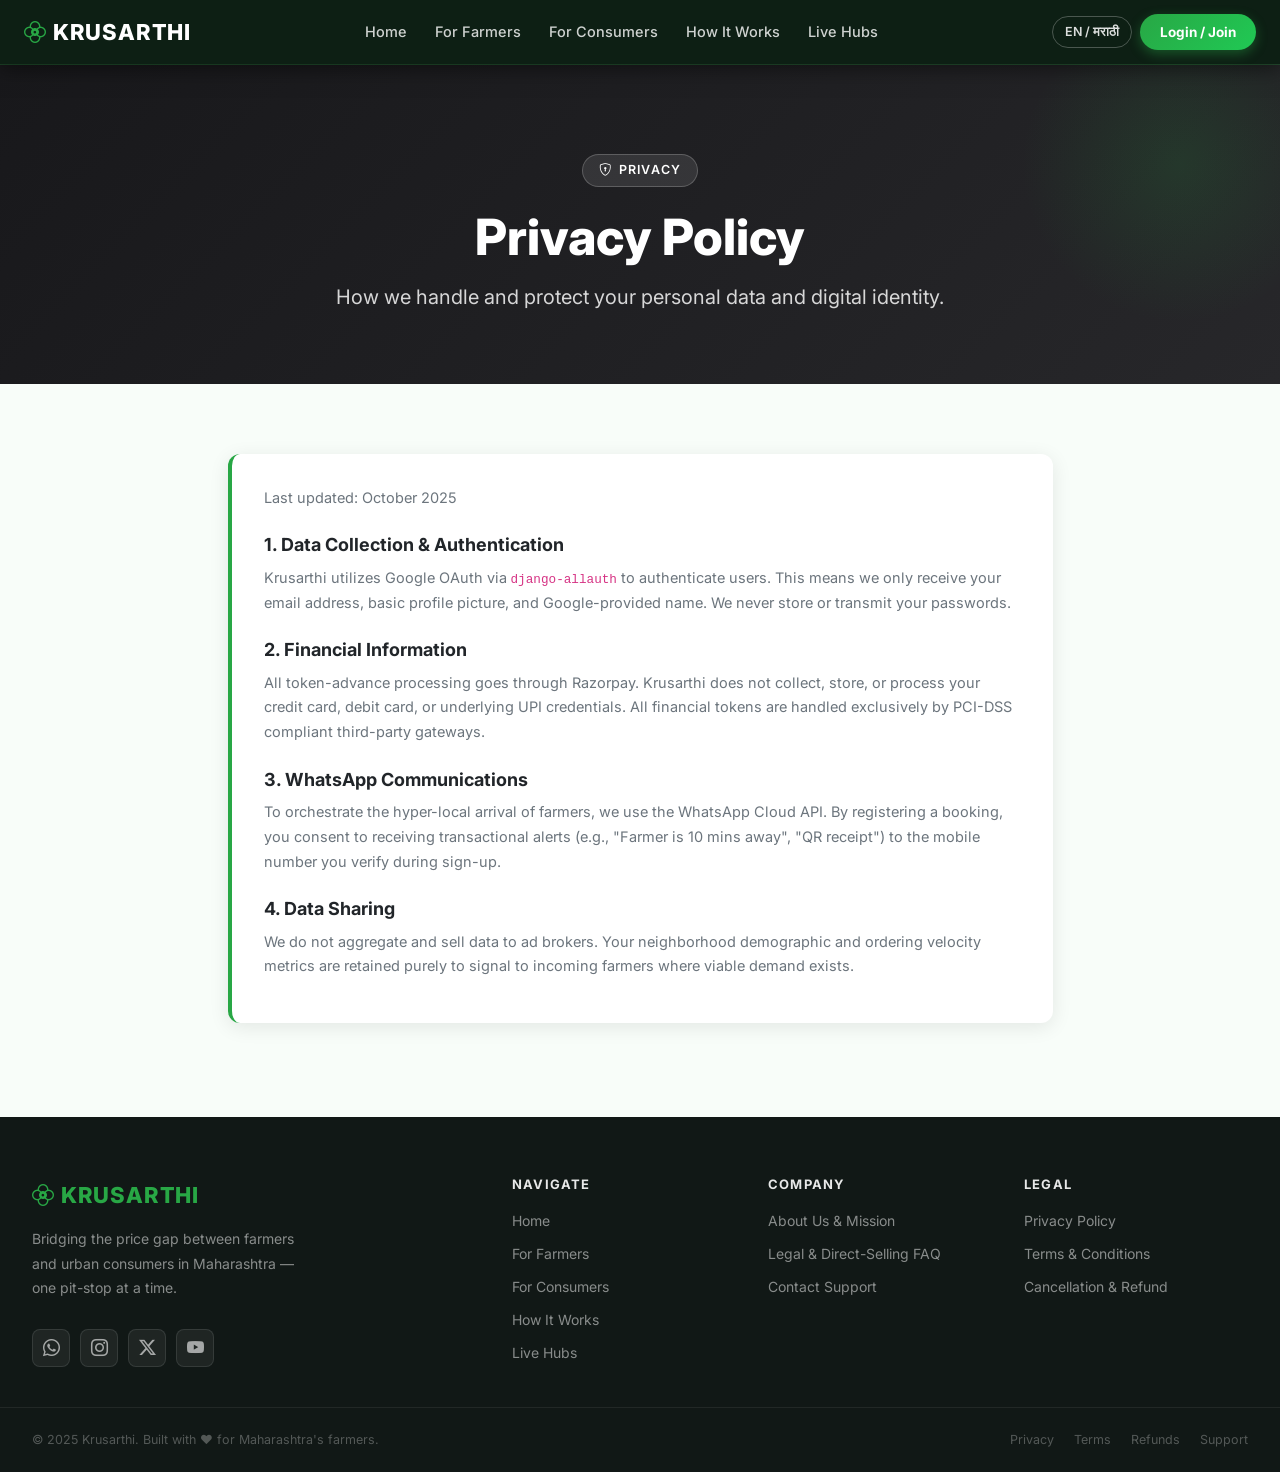
<file: privacy.html>
<!DOCTYPE html>
<html lang="en">
<head>
    <meta charset="UTF-8">
    <meta name="viewport" content="width=device-width, initial-scale=1.0">
    <title>Privacy Policy | Krusarthi</title>
    <link href="https://fonts.googleapis.com/css2?family=Inter:wght@400;500;600;700;800&display=swap" rel="stylesheet">
    <link href="https://cdn.jsdelivr.net/npm/bootstrap@5.3.3/dist/css/bootstrap.min.css" rel="stylesheet">
    <link href="https://cdn.jsdelivr.net/npm/bootstrap-icons@1.11.3/font/bootstrap-icons.min.css" rel="stylesheet">
    <link rel="stylesheet" href="static/css/krusarthi.css">
    <style>
        .legal-content h3 { font-size: 1.8rem; font-weight: 700; margin: 2.4rem 0 1rem; color: var(--color-text); }
        .legal-content p, .legal-content li { font-size: 1.45rem; line-height: 1.7; color: var(--color-muted); margin-bottom: 1.2rem; }
        .legal-content ul { padding-left: 2rem; margin-bottom: 2rem; }
    </style>
</head>
<body>

    <!-- HEADER / NAV -->
    <header id="site-header">
        <nav>
            <a class="logo" href="index.html">
                <i class="bi bi-flower2"></i>KRUSARTHI
            </a>
            <ul class="nav-links">
                <li><a href="index.html">Home</a></li>
                <li><a href="farmer.html">For Farmers</a></li>
                <li><a href="consumer.html">For Consumers</a></li>
                <li><a href="how-it-works.html">How It Works</a></li>
                <li><a href="live-hubs.html">Live Hubs</a></li>
            </ul>
            <div class="nav-right">
                <button class="btn-lang" id="lang-toggle">EN / मराठी</button>
                <button class="btn-login">Login / Join</button>
                <button class="nav-hamburger" id="hamburger" aria-label="Open menu">
                    <span></span><span></span><span></span>
                </button>
            </div>
        </nav>
        <div class="nav-mobile-drawer" id="mobile-drawer">
            <ul>
                <li><a href="index.html">🏠 Home</a></li>
                <li><a href="farmer.html">🌾 For Farmers</a></li>
                <li><a href="consumer.html">🛒 For Consumers</a></li>
                <li><a href="how-it-works.html">⚙️ How It Works</a></li>
                <li><a href="live-hubs.html">📍 Live Hubs</a></li>
            </ul>
            <div class="drawer-actions">
                <button class="btn-lang" id="lang-toggle-mob">EN / मराठी</button>
                <button class="btn-login">Login / Join</button>
            </div>
        </div>
    </header>

    <main>
        <!-- PAGE HERO -->
        <section class="page-hero" style="background: linear-gradient(135deg, #18181b 0%, #27272a 100%);">
            <span class="hero-badge" style="background: rgba(255,255,255,0.1); border-color: rgba(255,255,255,0.2); color: #fff;"><i class="bi bi-shield-lock"></i> PRIVACY</span>
            <h1>Privacy Policy</h1>
            <p>How we handle and protect your personal data and digital identity.</p>
        </section>

        <!-- CONTENT -->
        <section class="content-section">
            <div class="container-xl" style="max-width: 84rem;">
                <div class="info-card reveal legal-content">
                    <p>Last updated: October 2025</p>

                    <h3>1. Data Collection & Authentication</h3>
                    <p>Krusarthi utilizes Google OAuth via <code>django-allauth</code> to authenticate users. This means we only receive your email address, basic profile picture, and Google-provided name. We never store or transmit your passwords.</p>

                    <h3>2. Financial Information</h3>
                    <p>All token-advance processing goes through Razorpay. Krusarthi does not collect, store, or process your credit card, debit card, or underlying UPI credentials. All financial tokens are handled exclusively by PCI-DSS compliant third-party gateways.</p>

                    <h3>3. WhatsApp Communications</h3>
                    <p>To orchestrate the hyper-local arrival of farmers, we use the WhatsApp Cloud API. By registering a booking, you consent to receiving transactional alerts (e.g., "Farmer is 10 mins away", "QR receipt") to the mobile number you verify during sign-up.</p>

                    <h3>4. Data Sharing</h3>
                    <p>We do not aggregate and sell data to ad brokers. Your neighborhood demographic and ordering velocity metrics are retained purely to signal to incoming farmers where viable demand exists.</p>
                </div>
            </div>
        </section>
    </main>

    <!-- FOOTER -->
    <footer>
        <div class="footer-main">
            <div class="footer-brand">
                <span class="footer-logo"><i class="bi bi-flower2"></i>KRUSARTHI</span>
                <p class="footer-desc">Bridging the price gap between farmers and urban consumers in Maharashtra — one pit-stop at a time.</p>
                <div class="footer-social">
                    <a href="#"><i class="bi bi-whatsapp"></i></a>
                    <a href="#"><i class="bi bi-instagram"></i></a>
                    <a href="#"><i class="bi bi-twitter-x"></i></a>
                    <a href="#"><i class="bi bi-youtube"></i></a>
                </div>
            </div>
            <div class="footer-col">
                <h4>Navigate</h4>
                <ul>
                    <li><a href="index.html">Home</a></li>
                    <li><a href="farmer.html">For Farmers</a></li>
                    <li><a href="consumer.html">For Consumers</a></li>
                    <li><a href="how-it-works.html">How It Works</a></li>
                    <li><a href="live-hubs.html">Live Hubs</a></li>
                </ul>
            </div>
            <div class="footer-col">
                <h4>Company</h4>
                <ul>
                    <li><a href="about.html">About Us &amp; Mission</a></li>
                    <li><a href="legal-faq.html">Legal &amp; Direct-Selling FAQ</a></li>
                    <li><a href="contact.html">Contact Support</a></li>
                </ul>
            </div>
            <div class="footer-col">
                <h4>Legal</h4>
                <ul>
                    <li><a href="privacy.html">Privacy Policy</a></li>
                    <li><a href="terms.html">Terms &amp; Conditions</a></li>
                    <li><a href="refund.html">Cancellation &amp; Refund</a></li>
                </ul>
            </div>
        </div>
        <div class="footer-bottom">
            <p>&copy; 2025 Krusarthi. Built with ❤️ for Maharashtra's farmers.</p>
            <div class="footer-bottom-links">
                <a href="privacy.html">Privacy</a>
                <a href="terms.html">Terms</a>
                <a href="refund.html">Refunds</a>
                <a href="contact.html">Support</a>
            </div>
        </div>
    </footer>

    <script>
        const hamburger = document.getElementById('hamburger');
        const drawer    = document.getElementById('mobile-drawer');
        hamburger.addEventListener('click', () => {
            const isOpen = drawer.classList.toggle('open');
            hamburger.classList.toggle('open', isOpen);
        });
        drawer.querySelectorAll('a').forEach(link => {
            link.addEventListener('click', () => {
                drawer.classList.remove('open');
                hamburger.classList.remove('open');
            });
        });
        document.querySelectorAll('.reveal').forEach((el) => {
            const observer = new IntersectionObserver(entries => {
                entries.forEach(e => { if(e.isIntersecting) { e.target.classList.add('visible'); observer.unobserve(e.target); } });
            }, { threshold: 0.1 });
            observer.observe(el);
        });
    </script>
</body>
</html>
</file>
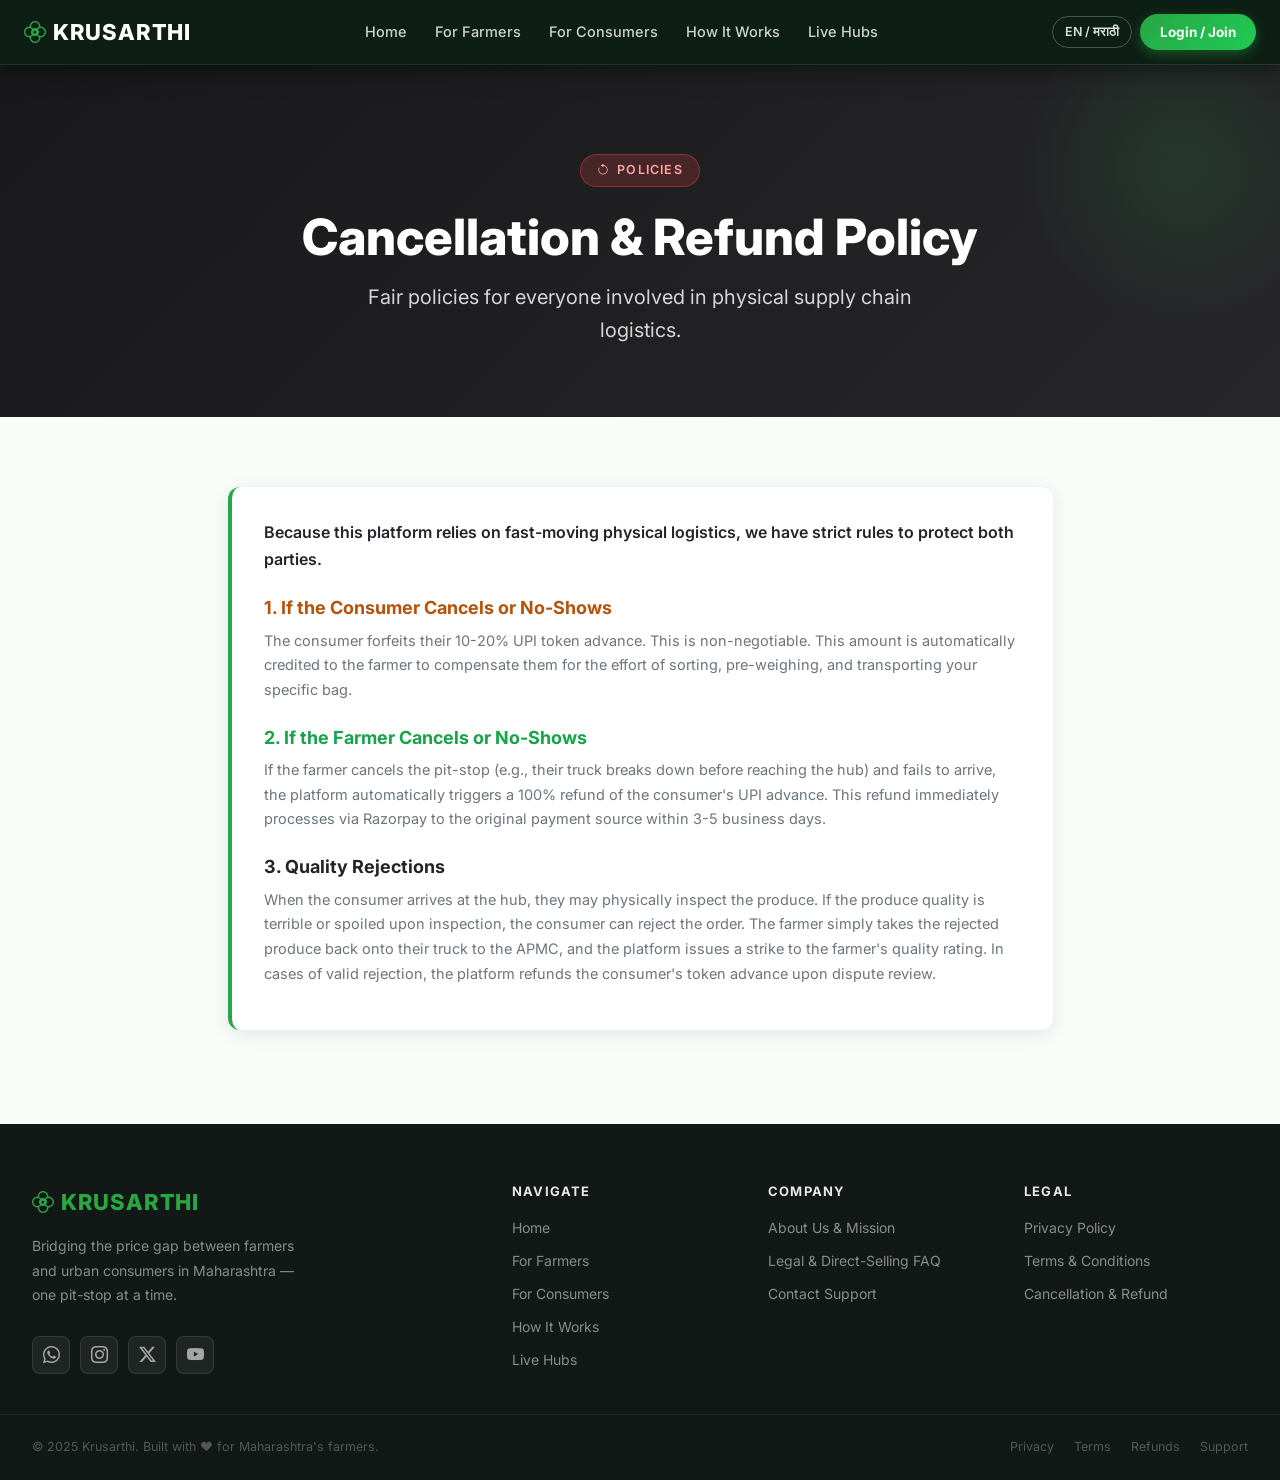
<file: refund.html>
<!doctype html>
<html lang="en">
  <head>
    <meta charset="UTF-8" />
    <meta name="viewport" content="width=device-width, initial-scale=1.0" />
    <title>Cancellation & Refund Policy | Krusarthi</title>
    <link
      href="https://fonts.googleapis.com/css2?family=Inter:wght@400;500;600;700;800&display=swap"
      rel="stylesheet"
    />
    <link
      href="https://cdn.jsdelivr.net/npm/bootstrap@5.3.3/dist/css/bootstrap.min.css"
      rel="stylesheet"
    />
    <link
      href="https://cdn.jsdelivr.net/npm/bootstrap-icons@1.11.3/font/bootstrap-icons.min.css"
      rel="stylesheet"
    />
    <link rel="stylesheet" href="static/css/krusarthi.css" />
    <style>
      .legal-content h3 {
        font-size: 1.8rem;
        font-weight: 700;
        margin: 2.4rem 0 1rem;
        color: var(--color-text);
      }
      .legal-content p,
      .legal-content li {
        font-size: 1.45rem;
        line-height: 1.7;
        color: var(--color-muted);
        margin-bottom: 1.2rem;
      }
      .legal-content ul {
        padding-left: 2rem;
        margin-bottom: 2rem;
      }
    </style>
  </head>
  <body>
    <!-- HEADER / NAVIGATION -->
    <header id="site-header">
      <nav>
        <a class="logo" href="index.html">
          <i class="bi bi-flower2"></i>KRUSARTHI
        </a>
        <ul class="nav-links">
          <li><a href="index.html">Home</a></li>
          <li><a href="farmer.html">For Farmers</a></li>
          <li><a href="consumer.html">For Consumers</a></li>
          <li><a href="how-it-works.html">How It Works</a></li>
          <li><a href="live-hubs.html">Live Hubs</a></li>
        </ul>
        <div class="nav-right">
          <button class="btn-lang" id="lang-toggle">EN / मराठी</button>
          <button class="btn-login">Login / Join</button>
          <button class="nav-hamburger" id="hamburger" aria-label="Open menu">
            <span></span><span></span><span></span>
          </button>
        </div>
      </nav>
      <div class="nav-mobile-drawer" id="mobile-drawer">
        <ul>
          <li><a href="index.html">🏠 Home</a></li>
          <li><a href="farmer.html">🌾 For Farmers</a></li>
          <li><a href="consumer.html">🛒 For Consumers</a></li>
          <li><a href="how-it-works.html">⚙️ How It Works</a></li>
          <li><a href="live-hubs.html">📍 Live Hubs</a></li>
        </ul>
        <div class="drawer-actions">
          <button class="btn-lang" id="lang-toggle-mob">EN / मराठी</button>
          <button class="btn-login">Login / Join</button>
        </div>
      </div>
    </header>

    <main>
      <!-- PAGE HERO -->
      <section
        class="page-hero"
        style="background: linear-gradient(135deg, #18181b 0%, #27272a 100%)"
      >
        <span
          class="hero-badge"
          style="
            background: rgba(239, 68, 68, 0.2);
            border-color: rgba(239, 68, 68, 0.4);
            color: #fca5a5;
          "
          ><i class="bi bi-arrow-counterclockwise"></i> POLICIES</span
        >
        <h1>Cancellation & Refund Policy</h1>
        <p>
          Fair policies for everyone involved in physical supply chain
          logistics.
        </p>
      </section>

      <!-- CONTENT -->
      <section class="content-section">
        <div class="container-xl" style="max-width: 84rem">
          <div class="info-card reveal legal-content">
            <p
              style="
                font-weight: 600;
                font-size: 1.6rem;
                color: var(--color-text);
              "
            >
              Because this platform relies on fast-moving physical logistics, we
              have strict rules to protect both parties.
            </p>

            <h3 style="color: #b45309">
              1. If the Consumer Cancels or No-Shows
            </h3>
            <p>
              The consumer forfeits their 10-20% UPI token advance. This is
              non-negotiable. This amount is automatically credited to the
              farmer to compensate them for the effort of sorting, pre-weighing,
              and transporting your specific bag.
            </p>

            <h3 style="color: #16a34a">2. If the Farmer Cancels or No-Shows</h3>
            <p>
              If the farmer cancels the pit-stop (e.g., their truck breaks down
              before reaching the hub) and fails to arrive, the platform
              automatically triggers a 100% refund of the consumer's UPI
              advance. This refund immediately processes via Razorpay to the
              original payment source within 3-5 business days.
            </p>

            <h3>3. Quality Rejections</h3>
            <p>
              When the consumer arrives at the hub, they may physically inspect
              the produce. If the produce quality is terrible or spoiled upon
              inspection, the consumer can reject the order. The farmer simply
              takes the rejected produce back onto their truck to the APMC, and
              the platform issues a strike to the farmer's quality rating. In
              cases of valid rejection, the platform refunds the consumer's
              token advance upon dispute review.
            </p>
          </div>
        </div>
      </section>
    </main>

    <!-- FOOTER -->
    <footer>
      <div class="footer-main">
        <div class="footer-brand">
          <span class="footer-logo"
            ><i class="bi bi-flower2"></i>KRUSARTHI</span
          >
          <p class="footer-desc">
            Bridging the price gap between farmers and urban consumers in
            Maharashtra — one pit-stop at a time.
          </p>
          <div class="footer-social">
            <a href="#"><i class="bi bi-whatsapp"></i></a>
            <a href="#"><i class="bi bi-instagram"></i></a>
            <a href="#"><i class="bi bi-twitter-x"></i></a>
            <a href="#"><i class="bi bi-youtube"></i></a>
          </div>
        </div>
        <div class="footer-col">
          <h4>Navigate</h4>
          <ul>
            <li><a href="index.html">Home</a></li>
            <li><a href="farmer.html">For Farmers</a></li>
            <li><a href="consumer.html">For Consumers</a></li>
            <li><a href="how-it-works.html">How It Works</a></li>
            <li><a href="live-hubs.html">Live Hubs</a></li>
          </ul>
        </div>
        <div class="footer-col">
          <h4>Company</h4>
          <ul>
            <li><a href="about.html">About Us &amp; Mission</a></li>
            <li><a href="legal-faq.html">Legal &amp; Direct-Selling FAQ</a></li>
            <li><a href="contact.html">Contact Support</a></li>
          </ul>
        </div>
        <div class="footer-col">
          <h4>Legal</h4>
          <ul>
            <li><a href="privacy.html">Privacy Policy</a></li>
            <li><a href="terms.html">Terms &amp; Conditions</a></li>
            <li><a href="refund.html">Cancellation &amp; Refund</a></li>
          </ul>
        </div>
      </div>
      <div class="footer-bottom">
        <p>&copy; 2025 Krusarthi. Built with ❤️ for Maharashtra's farmers.</p>
        <div class="footer-bottom-links">
          <a href="privacy.html">Privacy</a>
          <a href="terms.html">Terms</a>
          <a href="refund.html">Refunds</a>
          <a href="contact.html">Support</a>
        </div>
      </div>
    </footer>

    <script>
      const hamburger = document.getElementById("hamburger");
      const drawer = document.getElementById("mobile-drawer");
      hamburger.addEventListener("click", () => {
        const isOpen = drawer.classList.toggle("open");
        hamburger.classList.toggle("open", isOpen);
      });
      drawer.querySelectorAll("a").forEach((link) => {
        link.addEventListener("click", () => {
          drawer.classList.remove("open");
          hamburger.classList.remove("open");
        });
      });
      document.querySelectorAll(".reveal").forEach((el) => {
        const observer = new IntersectionObserver(
          (entries) => {
            entries.forEach((e) => {
              if (e.isIntersecting) {
                e.target.classList.add("visible");
                observer.unobserve(e.target);
              }
            });
          },
          { threshold: 0.1 },
        );
        observer.observe(el);
      });
    </script>
  </body>
</html>
</file>
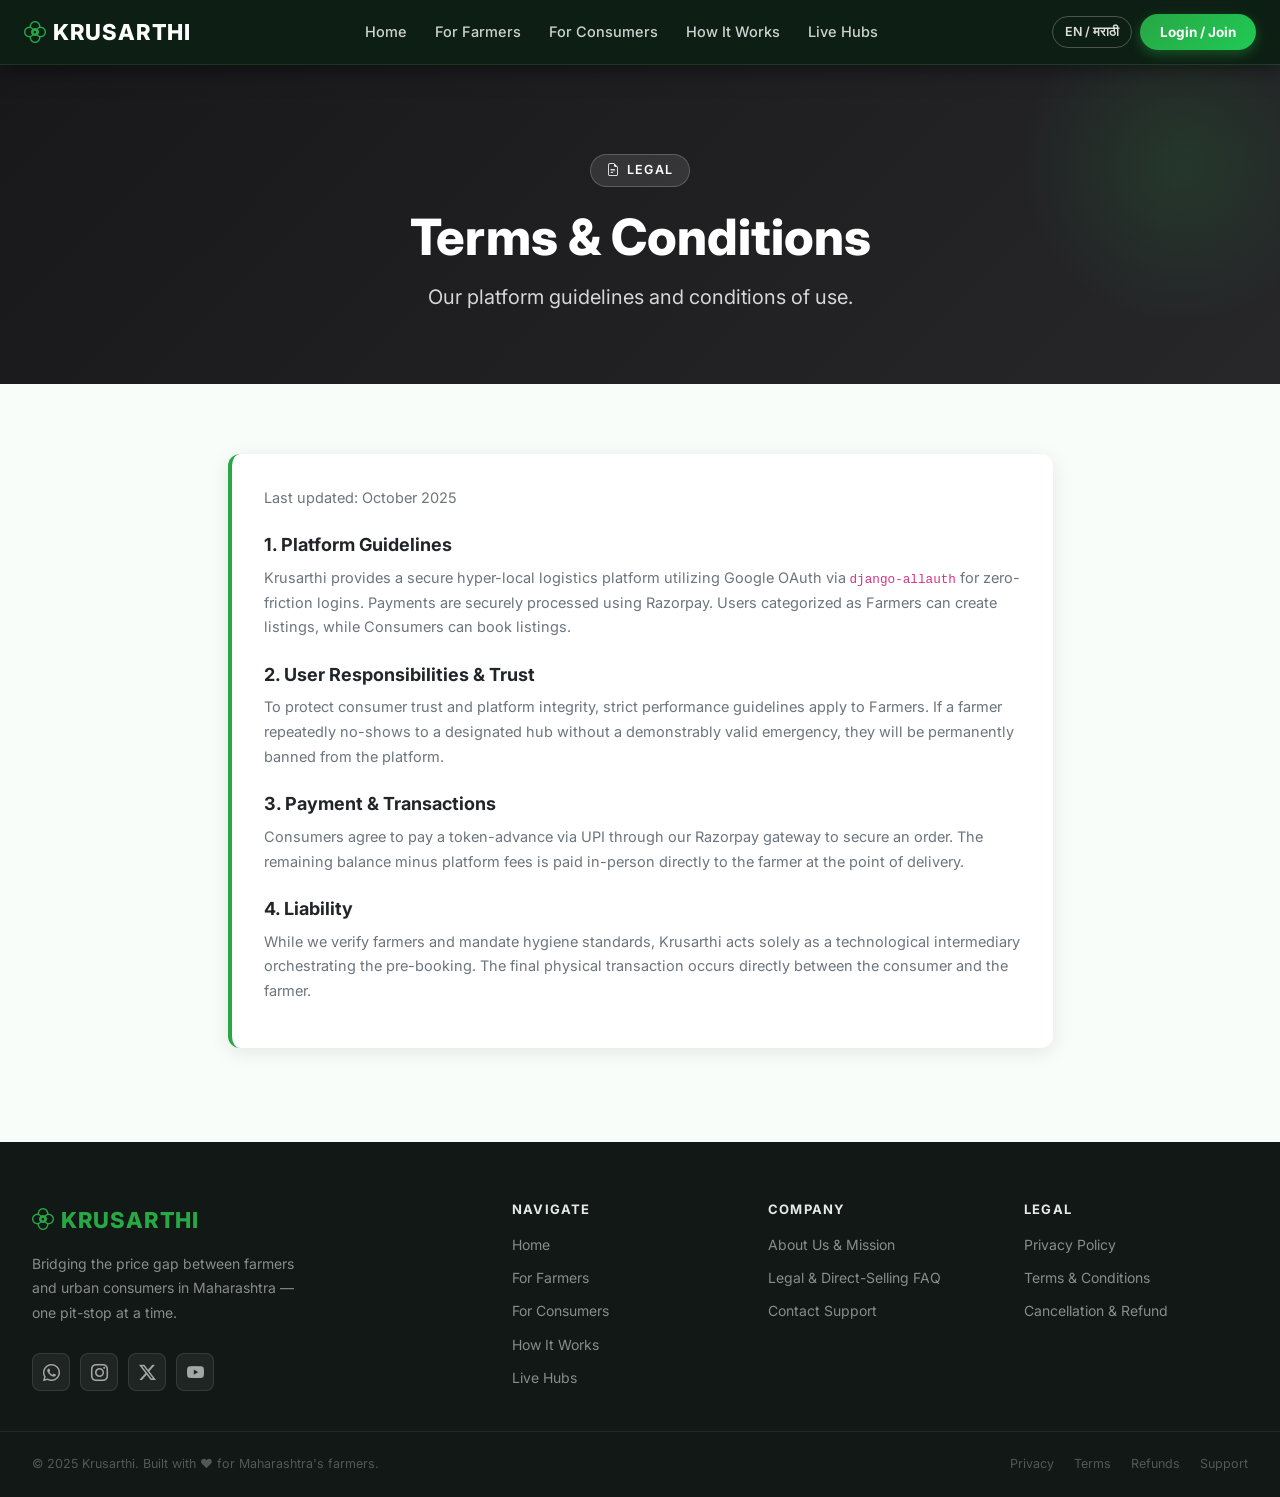
<file: terms.html>
<!doctype html>
<html lang="en">
  <head>
    <meta charset="UTF-8" />
    <meta name="viewport" content="width=device-width, initial-scale=1.0" />
    <title>Terms & Conditions | Krusarthi</title>
    <link
      href="https://fonts.googleapis.com/css2?family=Inter:wght@400;500;600;700;800&display=swap"
      rel="stylesheet"
    />
    <link
      href="https://cdn.jsdelivr.net/npm/bootstrap@5.3.3/dist/css/bootstrap.min.css"
      rel="stylesheet"
    />
    <link
      href="https://cdn.jsdelivr.net/npm/bootstrap-icons@1.11.3/font/bootstrap-icons.min.css"
      rel="stylesheet"
    />
    <link rel="stylesheet" href="static/css/krusarthi.css" />
    <style>
      .legal-content h3 {
        font-size: 1.8rem;
        font-weight: 700;
        margin: 2.4rem 0 1rem;
        color: var(--color-text);
      }
      .legal-content p,
      .legal-content li {
        font-size: 1.45rem;
        line-height: 1.7;
        color: var(--color-muted);
        margin-bottom: 1.2rem;
      }
      .legal-content ul {
        padding-left: 2rem;
        margin-bottom: 2rem;
      }
    </style>
  </head>
  <body>
    <!-- HEADER / NAVIGATION -->
    <header id="site-header">
      <nav>
        <a class="logo" href="index.html">
          <i class="bi bi-flower2"></i>KRUSARTHI
        </a>
        <ul class="nav-links">
          <li><a href="index.html">Home</a></li>
          <li><a href="farmer.html">For Farmers</a></li>
          <li><a href="consumer.html">For Consumers</a></li>
          <li><a href="how-it-works.html">How It Works</a></li>
          <li><a href="live-hubs.html">Live Hubs</a></li>
        </ul>
        <div class="nav-right">
          <button class="btn-lang" id="lang-toggle">EN / मराठी</button>
          <button class="btn-login">Login / Join</button>
          <button class="nav-hamburger" id="hamburger" aria-label="Open menu">
            <span></span><span></span><span></span>
          </button>
        </div>
      </nav>
      <div class="nav-mobile-drawer" id="mobile-drawer">
        <ul>
          <li><a href="index.html">🏠 Home</a></li>
          <li><a href="farmer.html">🌾 For Farmers</a></li>
          <li><a href="consumer.html">🛒 For Consumers</a></li>
          <li><a href="how-it-works.html">⚙️ How It Works</a></li>
          <li><a href="live-hubs.html">📍 Live Hubs</a></li>
        </ul>
        <div class="drawer-actions">
          <button class="btn-lang" id="lang-toggle-mob">EN / मराठी</button>
          <button class="btn-login">Login / Join</button>
        </div>
      </div>
    </header>

    <main>
      <!-- PAGE HERO -->
      <section
        class="page-hero"
        style="background: linear-gradient(135deg, #18181b 0%, #27272a 100%)"
      >
        <span
          class="hero-badge"
          style="
            background: rgba(255, 255, 255, 0.1);
            border-color: rgba(255, 255, 255, 0.2);
            color: #fff;
          "
          ><i class="bi bi-file-earmark-text"></i> LEGAL</span
        >
        <h1>Terms & Conditions</h1>
        <p>Our platform guidelines and conditions of use.</p>
      </section>

      <!-- CONTENT -->
      <section class="content-section">
        <div class="container-xl" style="max-width: 84rem">
          <div class="info-card reveal legal-content">
            <p>Last updated: October 2025</p>

            <h3>1. Platform Guidelines</h3>
            <p>
              Krusarthi provides a secure hyper-local logistics platform
              utilizing Google OAuth via <code>django-allauth</code> for
              zero-friction logins. Payments are securely processed using
              Razorpay. Users categorized as Farmers can create listings, while
              Consumers can book listings.
            </p>

            <h3>2. User Responsibilities & Trust</h3>
            <p>
              To protect consumer trust and platform integrity, strict
              performance guidelines apply to Farmers. If a farmer repeatedly
              no-shows to a designated hub without a demonstrably valid
              emergency, they will be permanently banned from the platform.
            </p>

            <h3>3. Payment & Transactions</h3>
            <p>
              Consumers agree to pay a token-advance via UPI through our
              Razorpay gateway to secure an order. The remaining balance minus
              platform fees is paid in-person directly to the farmer at the
              point of delivery.
            </p>

            <h3>4. Liability</h3>
            <p>
              While we verify farmers and mandate hygiene standards, Krusarthi
              acts solely as a technological intermediary orchestrating the
              pre-booking. The final physical transaction occurs directly
              between the consumer and the farmer.
            </p>
          </div>
        </div>
      </section>
    </main>

    <!-- FOOTER -->
    <footer>
      <div class="footer-main">
        <div class="footer-brand">
          <span class="footer-logo"
            ><i class="bi bi-flower2"></i>KRUSARTHI</span
          >
          <p class="footer-desc">
            Bridging the price gap between farmers and urban consumers in
            Maharashtra — one pit-stop at a time.
          </p>
          <div class="footer-social">
            <a href="#"><i class="bi bi-whatsapp"></i></a>
            <a href="#"><i class="bi bi-instagram"></i></a>
            <a href="#"><i class="bi bi-twitter-x"></i></a>
            <a href="#"><i class="bi bi-youtube"></i></a>
          </div>
        </div>
        <div class="footer-col">
          <h4>Navigate</h4>
          <ul>
            <li><a href="index.html">Home</a></li>
            <li><a href="farmer.html">For Farmers</a></li>
            <li><a href="consumer.html">For Consumers</a></li>
            <li><a href="how-it-works.html">How It Works</a></li>
            <li><a href="live-hubs.html">Live Hubs</a></li>
          </ul>
        </div>
        <div class="footer-col">
          <h4>Company</h4>
          <ul>
            <li><a href="about.html">About Us &amp; Mission</a></li>
            <li><a href="legal-faq.html">Legal &amp; Direct-Selling FAQ</a></li>
            <li><a href="contact.html">Contact Support</a></li>
          </ul>
        </div>
        <div class="footer-col">
          <h4>Legal</h4>
          <ul>
            <li><a href="privacy.html">Privacy Policy</a></li>
            <li><a href="terms.html">Terms &amp; Conditions</a></li>
            <li><a href="refund.html">Cancellation &amp; Refund</a></li>
          </ul>
        </div>
      </div>
      <div class="footer-bottom">
        <p>&copy; 2025 Krusarthi. Built with ❤️ for Maharashtra's farmers.</p>
        <div class="footer-bottom-links">
          <a href="privacy.html">Privacy</a>
          <a href="terms.html">Terms</a>
          <a href="refund.html">Refunds</a>
          <a href="contact.html">Support</a>
        </div>
      </div>
    </footer>

    <script>
      const hamburger = document.getElementById("hamburger");
      const drawer = document.getElementById("mobile-drawer");
      hamburger.addEventListener("click", () => {
        const isOpen = drawer.classList.toggle("open");
        hamburger.classList.toggle("open", isOpen);
      });
      drawer.querySelectorAll("a").forEach((link) => {
        link.addEventListener("click", () => {
          drawer.classList.remove("open");
          hamburger.classList.remove("open");
        });
      });
      document.querySelectorAll(".reveal").forEach((el) => {
        const observer = new IntersectionObserver(
          (entries) => {
            entries.forEach((e) => {
              if (e.isIntersecting) {
                e.target.classList.add("visible");
                observer.unobserve(e.target);
              }
            });
          },
          { threshold: 0.1 },
        );
        observer.observe(el);
      });
    </script>
  </body>
</html>
</file>
<file: static/css/krusarthi.css>
/* ============================================
   CSS VARIABLES & BASE
   1rem = 10px (html font-size: 62.5%)
============================================ */
:root {
    --color-primary:       #28a745;
    --color-primary-dark:  #1e7e34;
    --color-primary-light: #e8f5e9;
    --color-nav-bg:        #0d1f14;
    --color-bg:            #ffffff;
    --color-text:          #212529;
    --color-muted:         #6c757d;
    --color-overlay:       rgba(0,0,0,0.60);
    --color-ticker-bg:     #fffde7;
    --color-ticker-border: #f9c107;
    --radius-card:         1.2rem;
    --shadow-card:         0 0.4rem 2rem rgba(0,0,0,0.09);
    --shadow-nav:          0 0.2rem 1.2rem rgba(0,0,0,0.10);
    --transition-base:     0.22s ease;
}

*, *::before, *::after { box-sizing: border-box; }

html { font-size: 62.5%; scroll-behavior: smooth; }

body {
    font-family: 'Inter', system-ui, sans-serif;
    font-size: 1.6rem;
    color: var(--color-text);
    background: var(--color-bg);
    line-height: 1.65;
}

h1,h2,h3,h4 { font-weight: 700; line-height: 1.2; }
a { text-decoration: none; color: inherit; }
img { max-width: 100%; }

/* ============================================
   NAVIGATION BAR — DARK
============================================ */
#site-header {
    position: sticky;
    top: 0;
    z-index: 1000;
    background: var(--color-nav-bg);
    box-shadow: 0 0.1rem 0 rgba(40,167,69,0.25), 0 0.4rem 2rem rgba(0,0,0,0.5);
    transition: background var(--transition-base);
}

#site-header nav {
    display: flex;
    align-items: center;
    justify-content: space-between;
    padding: 0 2.4rem;
    height: 6.4rem;
    max-width: 132rem;
    margin: 0 auto;
    position: relative;
}

.logo {
    font-size: 2.2rem;
    font-weight: 800;
    letter-spacing: 0.08rem;
    text-transform: uppercase;
    color: #ffffff;
    display: flex;
    align-items: center;
    gap: 0.6rem;
    flex-shrink: 0;
    text-decoration: none;
}
.logo i { color: var(--color-primary); font-size: 2.2rem; }

.nav-links {
    list-style: none;
    margin: 0; padding: 0;
    display: flex;
    align-items: center;
    gap: 0.4rem;
}

.nav-links a {
    font-size: 1.45rem;
    font-weight: 500;
    color: rgba(255,255,255,0.80);
    padding: 0.6rem 1.2rem;
    border-radius: 0.8rem;
    position: relative;
    transition: color var(--transition-base), background var(--transition-base);
    display: block;
}
.nav-links a::after {
    content: '';
    position: absolute;
    bottom: 0.2rem; left: 1.2rem; right: 1.2rem;
    height: 0.2rem;
    background: var(--color-primary);
    border-radius: 10rem;
    transform: scaleX(0);
    transition: transform 0.2s ease;
}
.nav-links a:hover  { color: #ffffff; background: rgba(255,255,255,0.08); }
.nav-links a:hover::after { transform: scaleX(1); }
.nav-links a.active { color: #ffffff; font-weight: 600; }
.nav-links a.active::after { transform: scaleX(1); }

.nav-right { display: flex; align-items: center; gap: 0.8rem; }

.btn-lang {
    background: transparent;
    border: 0.15rem solid rgba(255,255,255,0.25);
    color: rgba(255,255,255,0.85);
    border-radius: 10rem;
    padding: 0.5rem 1.2rem;
    font-size: 1.25rem;
    font-weight: 600;
    cursor: pointer;
    transition: all var(--transition-base);
    font-family: inherit;
}
.btn-lang:hover { background: rgba(255,255,255,0.1); color: #fff; border-color: rgba(255,255,255,0.5); }

.btn-login {
    background: linear-gradient(135deg, #28a745 0%, #20c954 100%);
    border: none; color: #fff; border-radius: 10rem;
    padding: 0.7rem 2rem; font-size: 1.35rem; font-weight: 700;
    cursor: pointer;
    box-shadow: 0 0.4rem 1.2rem rgba(40,167,69,0.4);
    transition: opacity var(--transition-base), transform var(--transition-base);
    font-family: inherit;
}
.btn-login:hover { opacity: 0.88; transform: translateY(-0.1rem); }

/* Hamburger */
.nav-hamburger {
    display: none;
    flex-direction: column; gap: 0.5rem;
    background: none; border: none;
    cursor: pointer; padding: 0.6rem;
    border-radius: 0.8rem;
    transition: background var(--transition-base);
}
.nav-hamburger:hover { background: rgba(255,255,255,0.1); }
.nav-hamburger span {
    display: block; width: 2.4rem; height: 0.2rem;
    background: rgba(255,255,255,0.85); border-radius: 10rem;
    transition: transform 0.3s ease, opacity 0.3s ease;
}
.nav-hamburger.open span:nth-child(1) { transform: translateY(0.7rem) rotate(45deg); }
.nav-hamburger.open span:nth-child(2) { opacity: 0; }
.nav-hamburger.open span:nth-child(3) { transform: translateY(-0.7rem) rotate(-45deg); }

/* Mobile drawer */
.nav-mobile-drawer {
    display: none;
    position: fixed;
    top: 6.4rem; left: 0; right: 0;
    background: var(--color-nav-bg);
    border-bottom: 0.1rem solid rgba(40,167,69,0.2);
    padding: 1.6rem 2.4rem 2.4rem;
    box-shadow: 0 0.8rem 2.4rem rgba(0,0,0,0.4);
    z-index: 999;
    transform: translateY(-1rem); opacity: 0;
    transition: transform 0.28s ease, opacity 0.28s ease;
    pointer-events: none;
}
.nav-mobile-drawer.open {
    display: block;
    transform: translateY(0); opacity: 1; pointer-events: auto;
}
.nav-mobile-drawer ul {
    list-style: none; margin: 0 0 1.6rem; padding: 0;
    display: flex; flex-direction: column; gap: 0.4rem;
}
.nav-mobile-drawer ul a {
    display: block; padding: 1.1rem 1.4rem;
    font-size: 1.6rem; font-weight: 500;
    color: rgba(255,255,255,0.80); border-radius: 1rem;
    transition: background var(--transition-base), color var(--transition-base);
    text-decoration: none;
}
.nav-mobile-drawer ul a:hover { background: rgba(255,255,255,0.08); color: #ffffff; }
.nav-mobile-drawer .drawer-actions {
    display: flex; gap: 1rem;
    padding-top: 1.2rem;
    border-top: 0.1rem solid rgba(255,255,255,0.1);
}
.nav-mobile-drawer .drawer-actions button { flex: 1; }

@media (max-width: 820px) {
    .nav-links { display: none; }
    .nav-hamburger { display: flex; }
}

/* ============================================
   LIVE TICKER
============================================ */
#live-ticker {
    background: var(--color-ticker-bg);
    border-bottom: 0.2rem solid var(--color-ticker-border);
    padding: 1rem 2rem; text-align: center;
}
#live-ticker p { margin: 0; font-size: 1.4rem; font-weight: 500; color: #5a4000; }
#timer {
    font-family: 'Courier New', Courier, monospace;
    font-size: 1.8rem; font-weight: 700; color: #b45309;
    background: rgba(0,0,0,0.06);
    padding: 0.2rem 0.8rem; border-radius: 0.6rem; letter-spacing: 0.2rem;
}

/* ============================================
   SECTION COMMON
============================================ */
section { padding: 7rem 2rem; }
section:nth-child(even) { background: #f8fdf9; }

.section-title {
    font-size: clamp(2.4rem, 4vw, 3.6rem);
    font-weight: 800; color: var(--color-text); margin-bottom: 0.8rem;
}
.section-subtitle { font-size: 1.6rem; color: var(--color-muted); margin-bottom: 4rem; }

/* ============================================
   PAGE INNER HERO/BANNER (all inner pages)
============================================ */
.page-hero {
    background: linear-gradient(135deg, var(--color-nav-bg) 0%, #1a3a2a 100%);
    color: #ffffff;
    padding: 9rem 2rem 7rem;
    text-align: center;
    position: relative;
    overflow: hidden;
}
.page-hero::before {
    content: '';
    position: absolute; top: -6rem; right: -6rem;
    width: 32rem; height: 32rem; border-radius: 50%;
    background: radial-gradient(circle, rgba(40,167,69,0.15) 0%, transparent 70%);
    pointer-events: none;
}
.page-hero .hero-badge {
    display: inline-flex; align-items: center; gap: 0.6rem;
    background: rgba(40,167,69,0.2);
    border: 0.1rem solid rgba(40,167,69,0.5);
    color: #a8f5b2; font-size: 1.25rem; font-weight: 600;
    letter-spacing: 0.12rem; text-transform: uppercase;
    padding: 0.5rem 1.6rem; border-radius: 10rem; margin-bottom: 2rem;
}
.page-hero h1 { font-size: clamp(3rem, 6vw, 5rem); font-weight: 800; margin-bottom: 1.4rem; }
.page-hero p {
    font-size: clamp(1.6rem, 2.4vw, 2rem);
    color: rgba(255,255,255,0.82); max-width: 62rem; margin: 0 auto;
}

/* ============================================
   DUAL CTA (hero)
============================================ */
.dual-cta { display: flex; gap: 2rem; flex-wrap: wrap; justify-content: center; margin-top: 2rem; }
.cta-card {
    background: rgba(255,255,255,0.10);
    border: 0.15rem solid rgba(255,255,255,0.25);
    backdrop-filter: blur(8px); -webkit-backdrop-filter: blur(8px);
    border-radius: var(--radius-card);
    padding: 2.8rem 3rem; min-width: 24rem; flex: 1; max-width: 32rem; text-align: center;
    transition: transform var(--transition-base), box-shadow var(--transition-base);
}
.cta-card:hover { transform: translateY(-0.5rem); box-shadow: 0 1.2rem 3.2rem rgba(0,0,0,0.28); }
.cta-card h2 { color: #ffffff; font-size: 2rem; margin-bottom: 0.8rem; }
.cta-card p { color: rgba(255,255,255,0.80); font-size: 1.4rem; margin-bottom: 2rem; }

.btn-consumer {
    display: inline-block; background: var(--color-primary); color: #ffffff;
    border: none; border-radius: 10rem; padding: 1.2rem 3rem;
    font-size: 1.6rem; font-weight: 700; cursor: pointer;
    box-shadow: 0 0.6rem 1.8rem rgba(40,167,69,0.45);
    transition: background var(--transition-base), transform var(--transition-base);
    font-family: inherit;
}
.btn-consumer:hover { background: var(--color-primary-dark); transform: scale(1.03); }

.btn-farmer {
    display: inline-block; background: transparent; color: #ffffff;
    border: 0.2rem solid #ffffff; border-radius: 10rem; padding: 1.2rem 3rem;
    font-size: 1.6rem; font-weight: 700; cursor: pointer;
    transition: background var(--transition-base), transform var(--transition-base);
    font-family: inherit;
}
.btn-farmer:hover { background: rgba(255,255,255,0.15); transform: scale(1.03); }

/* ============================================
   VALUE PROPOSITION CARDS
============================================ */
#value-prop { text-align: center; }

.features-grid {
    display: grid; grid-template-columns: 1fr; gap: 2.4rem; margin-top: 4rem;
}
@media (min-width: 768px) { .features-grid { grid-template-columns: repeat(3,1fr); } }

.feature-card {
    background: var(--color-bg); border-radius: var(--radius-card);
    padding: 3.2rem 2.4rem; box-shadow: var(--shadow-card); text-align: center;
    transition: transform var(--transition-base), box-shadow var(--transition-base);
    border-top: 0.4rem solid var(--color-primary);
}
.feature-card:hover { transform: translateY(-0.6rem); box-shadow: 0 1rem 3rem rgba(0,0,0,0.14); }
.feature-icon { font-size: 4rem; color: var(--color-primary); margin-bottom: 1.6rem; }
.feature-card h3 { font-size: 2rem; font-weight: 700; margin-bottom: 1rem; }
.feature-card p { font-size: 1.45rem; color: var(--color-muted); line-height: 1.7; }
.highlight-stat {
    font-size: 4rem; font-weight: 800; color: var(--color-primary);
    display: block; line-height: 1; margin-bottom: 0.6rem;
}

/* ============================================
   HOW IT WORKS STEPS
============================================ */
#how-it-works-overview { text-align: center; }

.steps-grid {
    display: grid; grid-template-columns: 1fr; gap: 2.4rem; margin-top: 4rem;
}
@media (min-width: 768px) { .steps-grid { grid-template-columns: repeat(4,1fr); } }

.step-card {
    background: var(--color-bg); border-radius: var(--radius-card);
    padding: 3rem 2rem; box-shadow: var(--shadow-card); text-align: center;
    position: relative; transition: transform var(--transition-base);
}
.step-card:hover { transform: translateY(-0.5rem); }
.step-number {
    display: inline-flex; align-items: center; justify-content: center;
    width: 6.4rem; height: 6.4rem; border-radius: 50%;
    background: var(--color-primary); color: #ffffff;
    font-size: 2.8rem; font-weight: 800; margin-bottom: 1.6rem;
    box-shadow: 0 0.4rem 1.2rem rgba(40,167,69,0.4);
}
.step-card h3 { font-size: 1.8rem; font-weight: 700; margin-bottom: 0.8rem; }
.step-card p { font-size: 1.4rem; color: var(--color-muted); }
@media (min-width: 768px) {
    .step-card:not(:last-child)::after {
        content: ''; position: absolute; top: 4rem; right: -1.2rem;
        width: 2.4rem; height: 0.2rem;
        background: var(--color-primary); opacity: 0.5;
    }
}

/* ============================================
   TRUST SHIELD
============================================ */
#trust-shield {
    background: linear-gradient(135deg, var(--color-primary) 0%, var(--color-primary-dark) 100%);
    color: #ffffff; text-align: center; padding: 7rem 2rem;
}
#trust-shield h2 { font-size: clamp(2.4rem,4vw,3.6rem); font-weight: 800; margin-bottom: 1.4rem; }
#trust-shield p { font-size: 1.7rem; color: rgba(255,255,255,0.88); max-width: 64rem; margin: 0 auto; }
.trust-badge {
    display: inline-flex; align-items: center; gap: 0.8rem;
    background: rgba(255,255,255,0.15); border: 0.1rem solid rgba(255,255,255,0.35);
    border-radius: 10rem; padding: 0.6rem 1.8rem;
    font-size: 1.3rem; font-weight: 600; margin-bottom: 2.4rem;
}

/* ============================================
   LIVE HUBS SECTION
============================================ */
#live-hubs { text-align: center; }
.hubs-grid {
    display: grid; grid-template-columns: 1fr; gap: 2rem; margin-top: 4rem;
}
@media (min-width: 640px)  { .hubs-grid { grid-template-columns: repeat(2,1fr); } }
@media (min-width: 1024px) { .hubs-grid { grid-template-columns: repeat(3,1fr); } }

.hub-card {
    background: var(--color-bg); border-radius: var(--radius-card);
    padding: 2.4rem 2rem; box-shadow: var(--shadow-card);
    display: flex; align-items: flex-start; gap: 1.6rem; text-align: left;
    transition: transform var(--transition-base), box-shadow var(--transition-base);
}
.hub-card:hover { transform: translateY(-0.5rem); box-shadow: 0 0.8rem 2.8rem rgba(0,0,0,0.12); }
.hub-icon {
    width: 5.2rem; height: 5.2rem; border-radius: 1rem;
    background: var(--color-primary-light);
    display: flex; align-items: center; justify-content: center;
    font-size: 2.4rem; color: var(--color-primary); flex-shrink: 0;
}
.hub-card h3 { font-size: 1.7rem; font-weight: 700; margin-bottom: 0.4rem; }
.hub-card p  { font-size: 1.3rem; color: var(--color-muted); margin: 0; }
.hub-status {
    display: inline-flex; align-items: center; gap: 0.4rem;
    font-size: 1.15rem; font-weight: 600; margin-top: 0.6rem;
}
.hub-status.live { color: #16a34a; }
.hub-status.soon { color: #b45309; }
.hub-status-dot {
    width: 0.8rem; height: 0.8rem; border-radius: 50%;
    background: currentColor; animation: pulse-dot 1.8s infinite;
}
@keyframes pulse-dot {
    0%,100% { opacity:1; transform:scale(1); }
    50%      { opacity:0.5; transform:scale(1.3); }
}

/* ============================================
   GET STARTED / FINAL CTA
============================================ */
#get-started {
    background: linear-gradient(135deg, #1a3a2a 0%, #0f2318 100%);
    color: #fff; text-align: center; padding: 8rem 2rem;
    position: relative; overflow: hidden;
}
#get-started::before {
    content: ''; position: absolute; top:-8rem; right:-8rem;
    width:40rem; height:40rem; border-radius:50%;
    background: radial-gradient(circle, rgba(40,167,69,0.18) 0%, transparent 70%);
    pointer-events: none;
}
#get-started::after {
    content: ''; position: absolute; bottom:-8rem; left:-8rem;
    width:32rem; height:32rem; border-radius:50%;
    background: radial-gradient(circle, rgba(40,167,69,0.12) 0%, transparent 70%);
    pointer-events: none;
}
#get-started h2 { font-size: clamp(2.8rem,5vw,4.2rem); font-weight:800; margin-bottom:1.2rem; position:relative; z-index:1; }
#get-started p  { font-size:1.7rem; color:rgba(255,255,255,0.80); max-width:54rem; margin:0 auto 3.2rem; position:relative; z-index:1; }
.cta-actions { display:flex; gap:1.6rem; justify-content:center; flex-wrap:wrap; position:relative; z-index:1; }

.btn-cta-primary {
    background: var(--color-primary); color:#fff; border:none; border-radius:10rem;
    padding:1.4rem 3.2rem; font-size:1.7rem; font-weight:700; cursor:pointer;
    box-shadow:0 0.6rem 2rem rgba(40,167,69,0.5); font-family:inherit;
    transition: transform var(--transition-base), box-shadow var(--transition-base);
}
.btn-cta-primary:hover { transform:translateY(-0.2rem); box-shadow:0 0.9rem 2.6rem rgba(40,167,69,0.6); }
.btn-cta-outline {
    background:transparent; color:#fff; border:0.2rem solid rgba(255,255,255,0.45); border-radius:10rem;
    padding:1.4rem 3.2rem; font-size:1.7rem; font-weight:700; cursor:pointer;
    font-family:inherit; transition: all var(--transition-base);
}
.btn-cta-outline:hover { background:rgba(255,255,255,0.1); border-color:rgba(255,255,255,0.7); }

/* ============================================
   FOOTER — IMMERSIVE MULTI-COLUMN
============================================ */
footer { background: #111816; color: rgba(255,255,255,0.65); padding: 0; }

.footer-main {
    padding: 6rem 3.2rem 4rem;
    display: grid; grid-template-columns: 1fr; gap: 4rem;
    max-width: 132rem; margin: 0 auto;
}
@media (min-width: 640px)  { .footer-main { grid-template-columns: repeat(2,1fr); } }
@media (min-width: 1024px) { .footer-main { grid-template-columns: 2fr 1fr 1fr 1fr; gap: 3.2rem; } }

.footer-brand { display:flex; flex-direction:column; gap:1.4rem; }
.footer-logo {
    font-size:2.2rem; font-weight:800; letter-spacing:0.08rem; text-transform:uppercase;
    color: var(--color-primary);
    display:inline-flex; align-items:center; gap:0.6rem;
}
.footer-logo i { color: var(--color-primary); }
.footer-desc { font-size:1.4rem; line-height:1.75; color:rgba(255,255,255,0.5); max-width:28rem; }
.footer-social { display:flex; gap:1rem; margin-top:0.4rem; }
.footer-social a {
    width:3.8rem; height:3.8rem; border-radius:0.8rem;
    background:rgba(255,255,255,0.06); border:0.1rem solid rgba(255,255,255,0.1);
    color:rgba(255,255,255,0.6);
    display:flex; align-items:center; justify-content:center;
    font-size:1.7rem; transition:all var(--transition-base); text-decoration:none;
}
.footer-social a:hover { background:var(--color-primary); border-color:var(--color-primary); color:#fff; }

.footer-col h4 {
    font-size:1.3rem; font-weight:700; text-transform:uppercase;
    letter-spacing:0.12rem; color:rgba(255,255,255,0.9); margin-bottom:1.6rem;
}
.footer-col ul { list-style:none; padding:0; margin:0; display:flex; flex-direction:column; gap:1rem; }
.footer-col ul a {
    font-size:1.4rem; color:rgba(255,255,255,0.50);
    transition: color var(--transition-base), padding-left var(--transition-base);
    display:flex; align-items:center; gap:0.6rem; text-decoration:none;
}
.footer-col ul a:hover { color:var(--color-primary); padding-left:0.4rem; }
.footer-col ul a i { font-size:1.3rem; opacity:0.7; }

.footer-bottom {
    border-top:0.1rem solid rgba(255,255,255,0.07);
    padding:2.2rem 3.2rem;
    display:flex; align-items:center; justify-content:space-between; flex-wrap:wrap; gap:1.2rem;
    max-width:132rem; margin:0 auto;
}
.footer-bottom p { font-size:1.25rem; color:rgba(255,255,255,0.28); margin:0; }
.footer-bottom-links { display:flex; gap:2rem; }
.footer-bottom-links a {
    font-size:1.25rem; color:rgba(255,255,255,0.28);
    transition:color var(--transition-base); text-decoration:none;
}
.footer-bottom-links a:hover { color:var(--color-primary); }

/* ============================================
   CONTENT CARDS (inner pages)
============================================ */
.content-section { padding: 7rem 2rem; }
.content-section .container-xl { max-width: 96rem; margin: 0 auto; }

.info-card {
    background: var(--color-bg); border-radius: var(--radius-card);
    padding: 3.2rem; box-shadow: var(--shadow-card); margin-bottom: 2.4rem;
    border-left: 0.4rem solid var(--color-primary);
}
.info-card h3 { font-size: 2rem; font-weight: 700; margin-bottom: 1.2rem; color: var(--color-text); }
.info-card p, .info-card li { font-size: 1.5rem; color: var(--color-muted); line-height: 1.8; }
.info-card ul { padding-left: 2rem; margin: 0; }
.info-card ul li { margin-bottom: 0.8rem; }

.two-col { display: grid; grid-template-columns: 1fr; gap: 2.4rem; margin-top: 4rem; }
@media (min-width: 768px) { .two-col { grid-template-columns: repeat(2, 1fr); } }

/* FAQ items */
.faq-item {
    border: 0.1rem solid rgba(0,0,0,0.09); border-radius: var(--radius-card);
    margin-bottom: 1.6rem; overflow: hidden;
}
.faq-question {
    padding: 2rem 2.4rem; font-size: 1.6rem; font-weight: 600;
    display: flex; align-items: center; justify-content: space-between;
    cursor: pointer; background: var(--color-bg); transition: background var(--transition-base);
}
.faq-question:hover { background: var(--color-primary-light); }
.faq-question i { color: var(--color-primary); transition: transform 0.2s ease; }
.faq-answer {
    padding: 0 2.4rem 2rem; font-size: 1.5rem; color: var(--color-muted); line-height: 1.8;
    display: none;
}
.faq-item.open .faq-answer { display: block; }
.faq-item.open .faq-question i { transform: rotate(45deg); }

/* ============================================
   SCROLL REVEAL ANIMATION
============================================ */
.reveal {
    opacity: 0; transform: translateY(3rem);
    transition: opacity 0.55s ease, transform 0.55s ease;
}
.reveal.visible { opacity: 1; transform: translateY(0); }
</file>
